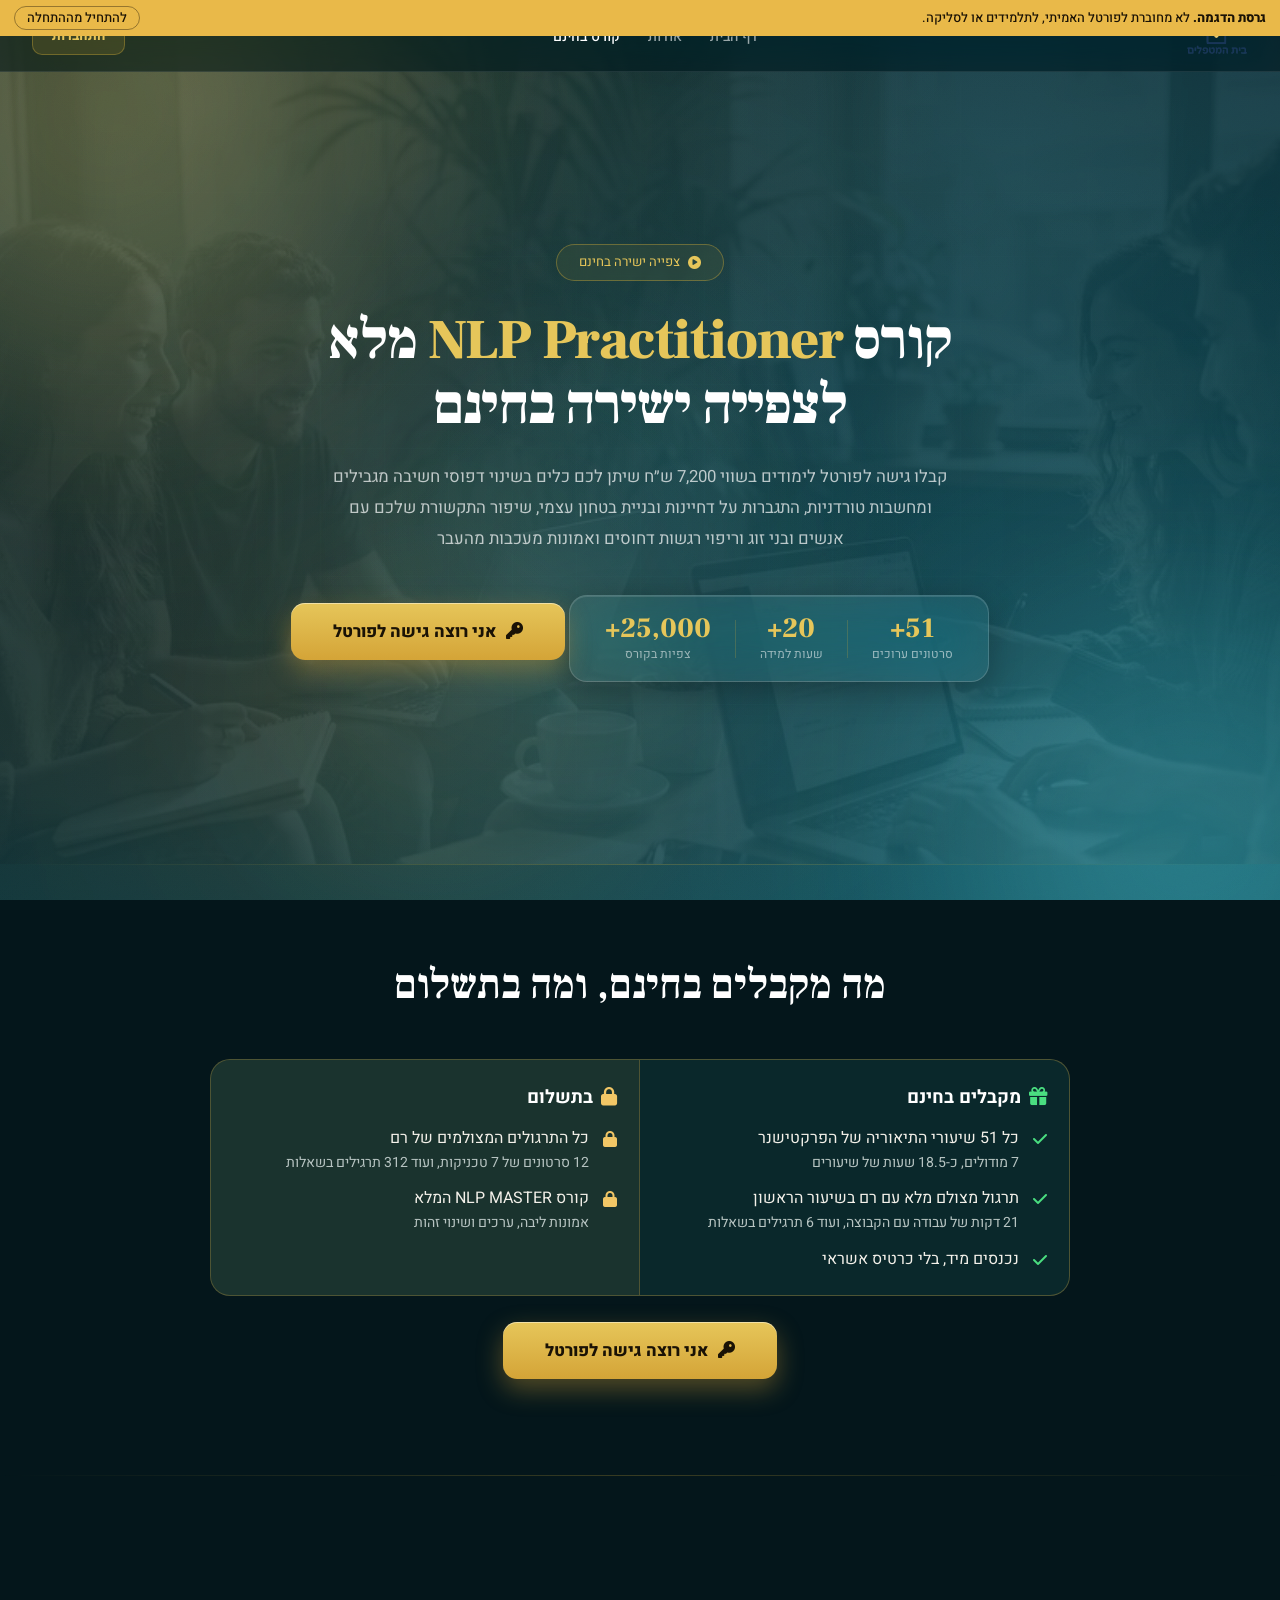
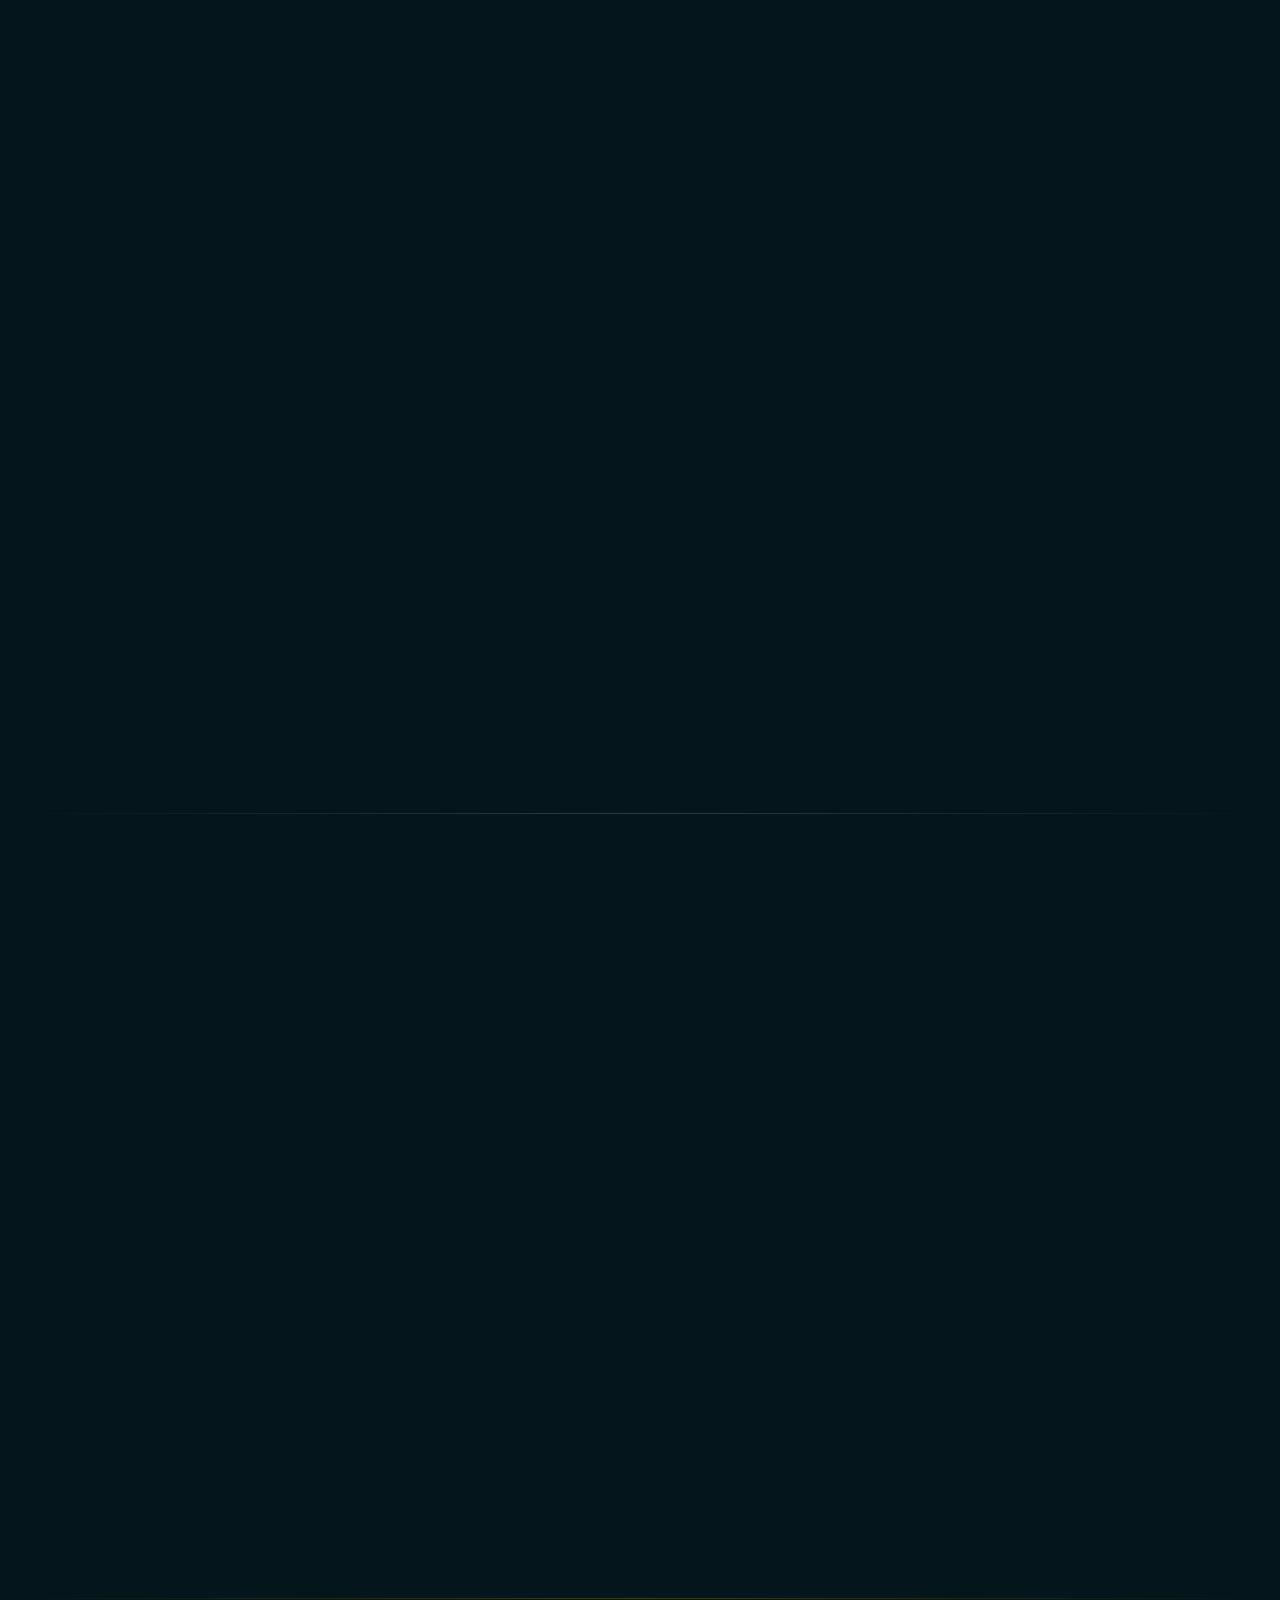
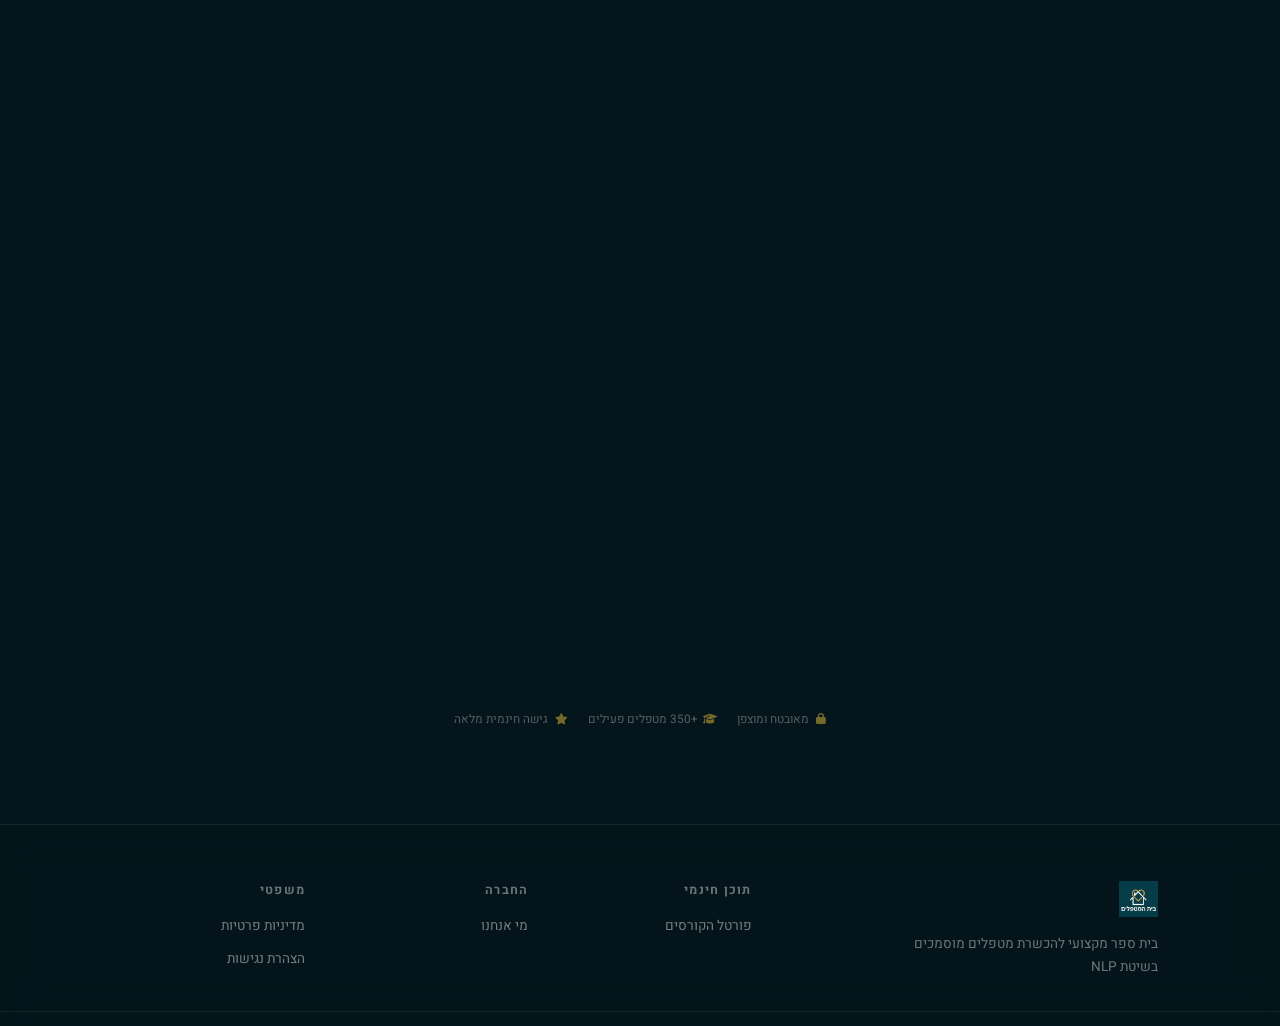
<file: index.html>
<!DOCTYPE html><html lang="he" dir="rtl"><head><meta charset="utf-8"><meta name="robots" content="noindex,nofollow"><meta http-equiv="refresh" content="0;url=pages/free-portal.html"><title>בית המטפלים · הדגמה</title></head><body><a href="pages/free-portal.html">להדגמה</a></body></html>
</file>
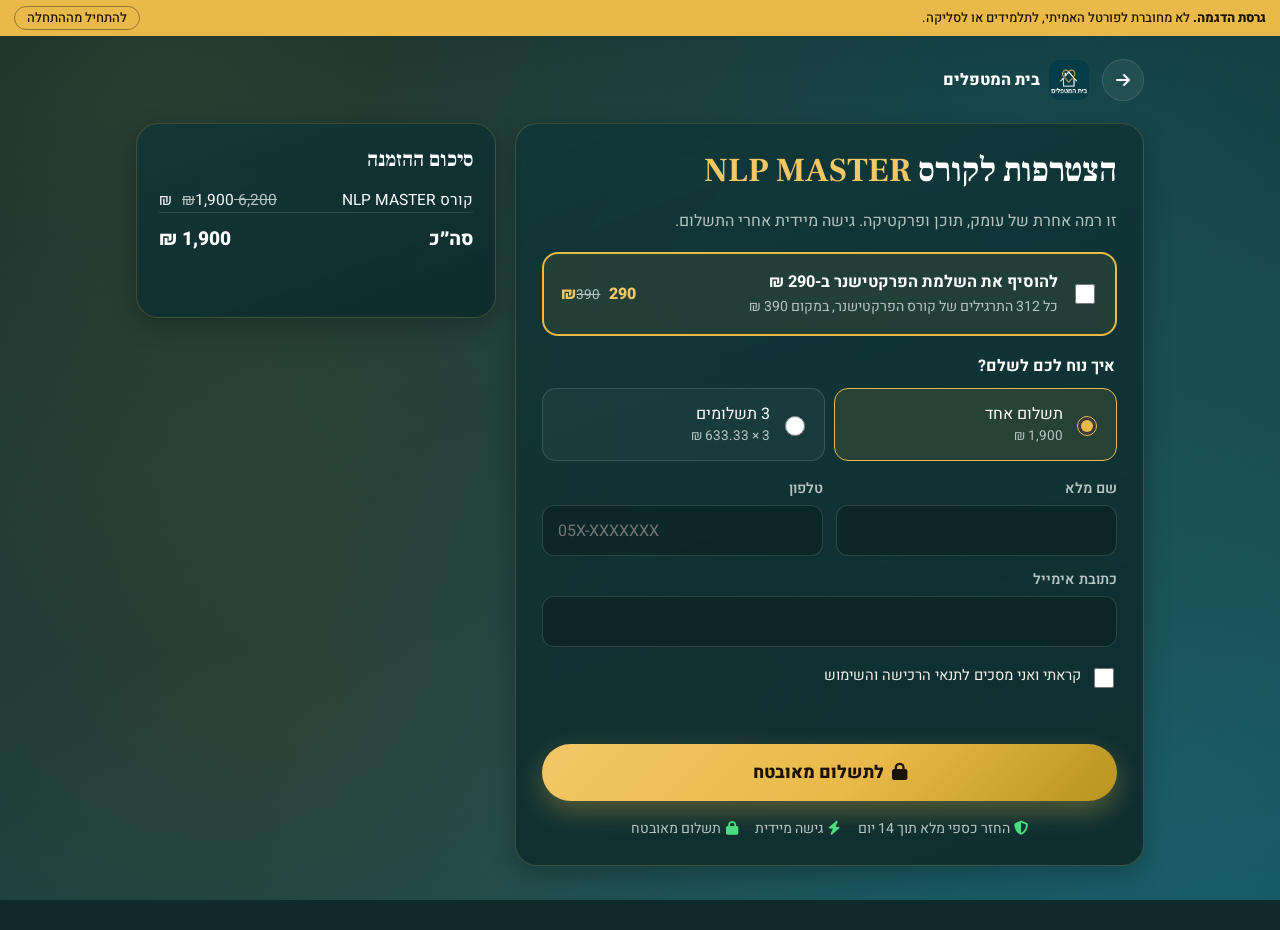
<file: pages/checkout.html>
<!DOCTYPE html>
<html lang="he" dir="rtl">
<head>
<meta charset="UTF-8">
<meta name="viewport" content="width=device-width, initial-scale=1.0, viewport-fit=cover">
<meta name="robots" content="noindex,nofollow">
<title>תשלום | בית המטפלים</title>
<link rel="icon" href="/favicon.ico">
<link rel="preconnect" href="https://fonts.googleapis.com">
<link rel="preconnect" href="https://fonts.gstatic.com" crossorigin>
<link href="https://fonts.googleapis.com/css2?family=Frank+Ruhl+Libre:wght@500;700;900&family=Heebo:wght@300;400;500;600;700;800&display=swap" rel="stylesheet">
<link rel="stylesheet" href="https://cdnjs.cloudflare.com/ajax/libs/font-awesome/6.5.1/css/all.min.css">
<style>
  /* Tokens copied from pages/course-library-v2.html :root — same portal, same look. */
  :root{
    --bg-primary:#0E2A2B; --bg-surface:#103638; --bg-elevated:#14464A;
    --accent-gold:#E9B949; --accent-gold-hover:#F2C766; --accent-gold-deep:#B8941F;
    --text-primary:#F4F1EA; --text-muted:#B7C4C2; --text-on-gold:#1A1205;
    --success:#4ADE80; --border-subtle:rgba(255,255,255,0.08);
    --radius-sm:8px; --radius-md:12px; --radius-lg:20px;
    --shadow-md:0 8px 24px rgba(0,0,0,.25);
    --font-display:'Frank Ruhl Libre','Heebo',serif;
  }
  *{box-sizing:border-box}
  html,body{margin:0;padding:0;background:var(--bg-primary);color:#fff;font-family:'Heebo',sans-serif;min-height:100vh;overflow-x:clip}
  .atmos{position:fixed;inset:0;overflow:hidden;pointer-events:none;z-index:0}
  .atmos__base{position:absolute;inset:0;background:
    radial-gradient(ellipse at 12% 8%, rgba(230,198,90,.16), transparent 50%),
    radial-gradient(ellipse at 88% 92%, rgba(47,133,146,.34), transparent 55%),
    radial-gradient(ellipse at 78% 18%, rgba(63,170,187,.18), transparent 45%),
    radial-gradient(ellipse at 22% 78%, rgba(139,75,12,.22), transparent 50%),
    linear-gradient(160deg, #041d22 0%, var(--bg-surface) 38%, var(--bg-elevated) 78%, #0d4a56 100%)}
  *:focus-visible{outline:2px solid var(--accent-gold);outline-offset:2px;border-radius:var(--radius-sm)}
  .wrap{position:relative;z-index:1;max-width:1040px;margin:0 auto;padding:1.4rem max(16px,env(safe-area-inset-right,0px)) 4rem max(16px,env(safe-area-inset-left,0px))}
  .top{display:flex;align-items:center;gap:.8rem;margin-bottom:1.4rem}
  .back{width:42px;height:42px;border-radius:50%;display:grid;place-items:center;background:rgba(255,255,255,.06);border:1px solid rgba(255,255,255,.12);color:#fff;text-decoration:none}
  .brand{display:flex;align-items:center;gap:.6rem;text-decoration:none;color:#fff;font-weight:800}
  .brand img{width:40px;height:40px;border-radius:10px}
  .glass{background:linear-gradient(160deg,rgba(16,54,56,.88),rgba(14,42,43,.92));border:1px solid rgba(233,185,73,.22);border-radius:22px;box-shadow:var(--shadow-md);backdrop-filter:blur(14px)}
  .grid{display:grid;grid-template-columns:minmax(0,1fr) 360px;gap:1.2rem;align-items:start}
  @media (max-width:860px){.grid{grid-template-columns:1fr}}
  .main{padding:1.6rem;display:flex;flex-direction:column;gap:1.1rem}
  h1{margin:0;font-family:var(--font-display);font-size:clamp(1.6rem,4vw,2.1rem);line-height:1.25}
  h1 .gold{color:var(--accent-gold-hover)}
  .sub{margin:0;color:var(--text-muted);line-height:1.6}
  .addon{display:grid;grid-template-columns:auto minmax(0,1fr) auto;gap:.8rem;align-items:center;padding:1rem 1.1rem;border-radius:16px;border:2px solid var(--accent-gold);background:rgba(233,185,73,.08);cursor:pointer}
  .addon b{display:block;font-size:1.02rem}
  .addon small{color:var(--text-muted);font-size:.88rem}
  .addon .p{font-weight:800;white-space:nowrap;color:var(--accent-gold-hover)}
  .addon .p s{color:var(--text-muted);font-weight:400;font-size:.85rem;margin-inline-start:.3rem}
  input[type=checkbox],input[type=radio]{width:20px;height:20px;accent-color:var(--accent-gold)}
  fieldset{border:0;margin:0;padding:0;display:flex;flex-direction:column;gap:.6rem}
  legend{font-weight:700;margin-bottom:.6rem}
  .pays{display:grid;grid-template-columns:1fr 1fr;gap:.6rem}
  .pay{display:flex;gap:.6rem;align-items:center;padding:.85rem 1rem;border-radius:14px;border:1px solid rgba(255,255,255,.14);background:rgba(255,255,255,.04);cursor:pointer}
  .pay:has(input:checked){border-color:var(--accent-gold);background:rgba(233,185,73,.1)}
  .pay small{display:block;color:var(--text-muted);font-size:.85rem;font-variant-numeric:tabular-nums}
  .fields{display:grid;grid-template-columns:1fr 1fr;gap:.8rem}
  @media (max-width:560px){.fields,.pays{grid-template-columns:1fr}.main{padding:1.2rem}}
  .field{display:flex;flex-direction:column;gap:.35rem}
  .field label{font-size:.9rem;font-weight:600;color:var(--text-muted)}
  .field input{font:inherit;font-size:1rem;color:#fff;background:rgba(0,0,0,.22);border:1px solid rgba(255,255,255,.14);border-radius:12px;padding:.8rem .95rem}
  .field input:focus{outline:2px solid var(--accent-gold);border-color:transparent}
  .terms{display:flex;gap:.6rem;align-items:flex-start;font-size:.92rem;color:var(--text-primary)}
  .err{margin:0;min-height:1.2em;color:#F87171;font-size:.9rem}
  .cta{display:flex;justify-content:center;align-items:center;gap:.5rem;width:100%;border:0;cursor:pointer;font:inherit;font-size:1.1rem;font-weight:800;color:var(--text-on-gold);padding:1rem 1.2rem;border-radius:999px;background:linear-gradient(135deg,var(--accent-gold-hover),var(--accent-gold) 55%,var(--accent-gold-deep));box-shadow:0 10px 26px rgba(233,185,73,.32);text-decoration:none}
  .cta:hover{filter:brightness(1.06)}
  .trust{display:flex;flex-wrap:wrap;gap:.5rem 1.1rem;justify-content:center;color:var(--text-muted);font-size:.88rem}
  .trust i{color:var(--success);margin-inline-end:.3rem}
  .sum{padding:1.4rem;display:flex;flex-direction:column;gap:.75rem;position:sticky;top:1rem}
  .sum h2{margin:0 0 .2rem;font-family:var(--font-display);font-size:1.3rem}
  .row{display:flex;justify-content:space-between;gap:.8rem;font-size:.97rem;font-variant-numeric:tabular-nums}
  .row s{color:var(--text-muted);margin-inline-end:.35rem}
  .row.total{border-top:1px solid rgba(255,255,255,.12);padding-top:.8rem;font-size:1.2rem;font-weight:800}
  .row.per{color:var(--text-muted);font-size:.9rem}
  .clock{font-size:.9rem;color:var(--accent-gold-hover);font-weight:600;font-variant-numeric:tabular-nums}
  /* demo "payment" screen */
  .paid{max-width:620px;margin:1rem auto 0;padding:2rem 1.6rem;display:flex;flex-direction:column;gap:1rem;align-items:center;text-align:center}
  .paid .ico{width:76px;height:76px;border-radius:50%;display:grid;place-items:center;background:rgba(233,185,73,.14);color:var(--accent-gold-hover);font-size:2rem}
  .paid .rows{width:100%;display:flex;flex-direction:column;gap:.6rem;text-align:right}
  .paid .btns{display:flex;flex-wrap:wrap;gap:.6rem;justify-content:center}
  .ghost{display:inline-flex;align-items:center;gap:.4rem;padding:.75rem 1.2rem;border-radius:999px;border:1px solid rgba(255,255,255,.22);color:#fff;text-decoration:none;font-weight:700}
  [hidden]{display:none!important}
</style>
</head>
<body>
<div class="atmos" aria-hidden="true"><div class="atmos__base"></div></div>
<div class="wrap">
  <div class="top">
    <a class="back" href="course-library.html#master-sales" aria-label="חזרה"><i class="fa-solid fa-arrow-right"></i></a>
    <a class="brand" href="course-library.html"><img src="../assets/logo-square.png" alt=""><span>בית המטפלים</span></a>
  </div>

  <div id="coView" class="grid">
    <form class="glass main" id="coForm" novalidate>
      <h1 id="coTitle"></h1>
      <p class="sub" id="coSub"></p>
      <label class="addon" id="addonRow" for="addon">
        <input type="checkbox" id="addon">
        <span><b>להוסיף את השלמת הפרקטישנר ב-290 ₪</b><small>כל 312 התרגילים של קורס הפרקטישנר, במקום 390 ₪</small></span>
        <span class="p">290 ₪<s>390</s></span>
      </label>
      <fieldset id="payFs">
        <legend>איך נוח לכם לשלם?</legend>
        <div class="pays">
          <label class="pay" for="pay1"><input type="radio" name="pay" id="pay1" value="1" checked><span>תשלום אחד<small id="pay1Amt"></small></span></label>
          <label class="pay" for="pay3"><input type="radio" name="pay" id="pay3" value="3"><span>3 תשלומים<small id="pay3Amt"></small></span></label>
        </div>
      </fieldset>
      <div class="fields">
        <div class="field"><label for="coName">שם מלא</label><input id="coName" autocomplete="name"></div>
        <div class="field"><label for="coPhone">טלפון</label><input id="coPhone" type="tel" inputmode="tel" autocomplete="tel" dir="ltr" placeholder="05X-XXXXXXX"></div>
        <div class="field" style="grid-column:1/-1"><label for="coEmail">כתובת אימייל</label><input id="coEmail" type="email" autocomplete="email" dir="ltr"></div>
      </div>
      <label class="terms" for="coTerms"><input type="checkbox" id="coTerms"><span>קראתי ואני מסכים לתנאי הרכישה והשימוש</span></label>
      <p class="err" id="coErr" role="alert"></p>
      <button type="submit" class="cta"><i class="fa-solid fa-lock"></i> לתשלום מאובטח</button>
      <div class="trust"><span><i class="fa-solid fa-shield-halved"></i>החזר כספי מלא תוך 14 יום</span><span><i class="fa-solid fa-bolt"></i>גישה מיידית</span><span><i class="fa-solid fa-lock"></i>תשלום מאובטח</span></div>
    </form>
    <aside class="glass sum" aria-label="סיכום הזמנה">
      <h2>סיכום ההזמנה</h2>
      <div id="sumRows"></div>
      <p class="clock" id="sumClock"></p>
    </aside>
  </div>

  <div id="paidView" class="glass paid" hidden>
    <div class="ico"><i class="fa-solid fa-credit-card"></i></div>
    <h1>הדגמה, כאן יהיה התשלום</h1>
    <p class="sub">בגרסה האמיתית כאן נפתח דף הסליקה. אחרי התשלום הגישה נפתחת אוטומטית, בלי שאף אחד צריך לגעת בזה.</p>
    <div class="rows" id="paidRows"></div>
    <div class="btns">
      <a class="ghost" href="course-library.html#master-sales"><i class="fa-solid fa-arrow-right"></i> חזרה להצעות</a>
      <a class="ghost" href="course-library.html#m1l1"><i class="fa-solid fa-play"></i> חזרה לשיעורים</a>
    </div>
  </div>
</div>

<script src="../js/demo-ui.js"></script>
<script>
(function(){
  var P = { master: 1900, masterOld: 6200, prac: 390, addon: 290 };
  var kind = new URLSearchParams(location.search).get('p') === 'practitioner' ? 'practitioner' : 'master';
  var $ = function(s){ return document.querySelector(s); };
  var ils = function(n){ return n.toLocaleString('he-IL', { maximumFractionDigits: 2 }) + ' ₪'; };
  function get(k){ try { return localStorage.getItem('bvmdemo_' + k); } catch(_) { return null; } }

  $('#coTitle').innerHTML = kind === 'master' ? 'הצטרפות לקורס <span class="gold"><bdi>NLP MASTER</bdi></span>' : '<span class="gold">השלמת הפרקטישנר</span>';
  $('#coSub').textContent = kind === 'master'
    ? 'זו רמה אחרת של עומק, תוכן ופרקטיקה. גישה מיידית אחרי התשלום.'
    : 'כל 312 התרגילים של הקורס שכבר התחלתם. נפתחים מתחת לכל שיעור מיד אחרי התשלום.';
  document.title = (kind === 'master' ? 'NLP MASTER' : 'השלמת הפרקטישנר') + ' | תשלום | בית המטפלים';
  $('#addonRow').hidden = kind !== 'master';
  $('#payFs').hidden = kind !== 'master';
  if (get('name')) $('#coName').value = get('name');
  if (get('email')) $('#coEmail').value = get('email');

  function total(){ return kind === 'master' ? P.master + ($('#addon').checked ? P.addon : 0) : P.prac; }
  function nPay(){ return kind === 'master' && $('#pay3').checked ? 3 : 1; }
  function rows(){
    var r = [];
    if (kind === 'master') {
      r.push('<div class="row"><span>קורס <bdi>NLP MASTER</bdi></span><span><s>' + ils(P.masterOld) + '</s>' + ils(P.master) + '</span></div>');
      if ($('#addon').checked) r.push('<div class="row"><span>השלמת הפרקטישנר</span><span><s>' + ils(P.prac) + '</s>' + ils(P.addon) + '</span></div>');
    } else r.push('<div class="row"><span>השלמת הפרקטישנר</span><span>' + ils(P.prac) + '</span></div>');
    var t = total();
    r.push('<div class="row total"><span>סה״כ</span><span>' + ils(t) + '</span></div>');
    if (nPay() === 3) r.push('<div class="row per"><span>3 תשלומים</span><span>' + ils(Math.round(t / 3 * 100) / 100) + ' בחודש</span></div>');
    return r.join('');
  }
  function update(){
    var t = total();
    $('#pay1Amt').textContent = ils(t);
    $('#pay3Amt').textContent = '3 × ' + ils(Math.round(t / 3 * 100) / 100);
    $('#sumRows').innerHTML = rows();
  }
  ['#addon', '#pay1', '#pay3'].forEach(function(s){ $(s).addEventListener('change', update); });
  update();

  function clock(){
    var r = window.DemoTimer && window.DemoTimer.remaining();
    if (r === null || r === undefined) { $('#sumClock').textContent = ''; return; }
    var p = window.DemoTimer.parts(r), pad = function(n){ return String(n).padStart(2, '0'); };
    $('#sumClock').textContent = r > 0 ? ('המחיר שמור לך עוד ' + p.d + ' ימים ' + pad(p.h) + ':' + pad(p.m) + ':' + pad(p.s)) : 'ההצעה האישית הסתיימה';
  }
  clock(); setInterval(clock, 1000);

  $('#coForm').addEventListener('submit', function(e){
    e.preventDefault();
    if (!$('#coName').value.trim()) { $('#coErr').textContent = 'חסר שם מלא.'; $('#coName').focus(); return; }
    if (!/^[^\s@]+@[^\s@]+\.[^\s@]+$/.test($('#coEmail').value.trim())) { $('#coErr').textContent = 'כתובת המייל לא נראית תקינה. בדקו שיש בה @ ונקודה.'; $('#coEmail').focus(); return; }
    if (!$('#coTerms').checked) { $('#coErr').textContent = 'צריך לאשר את תנאי הרכישה כדי להמשיך.'; return; }
    $('#paidRows').innerHTML = rows();
    $('#coView').hidden = true; $('#paidView').hidden = false;
    scrollTo(0, 0);
  });
})();
</script>
</body>
</html>
</file>
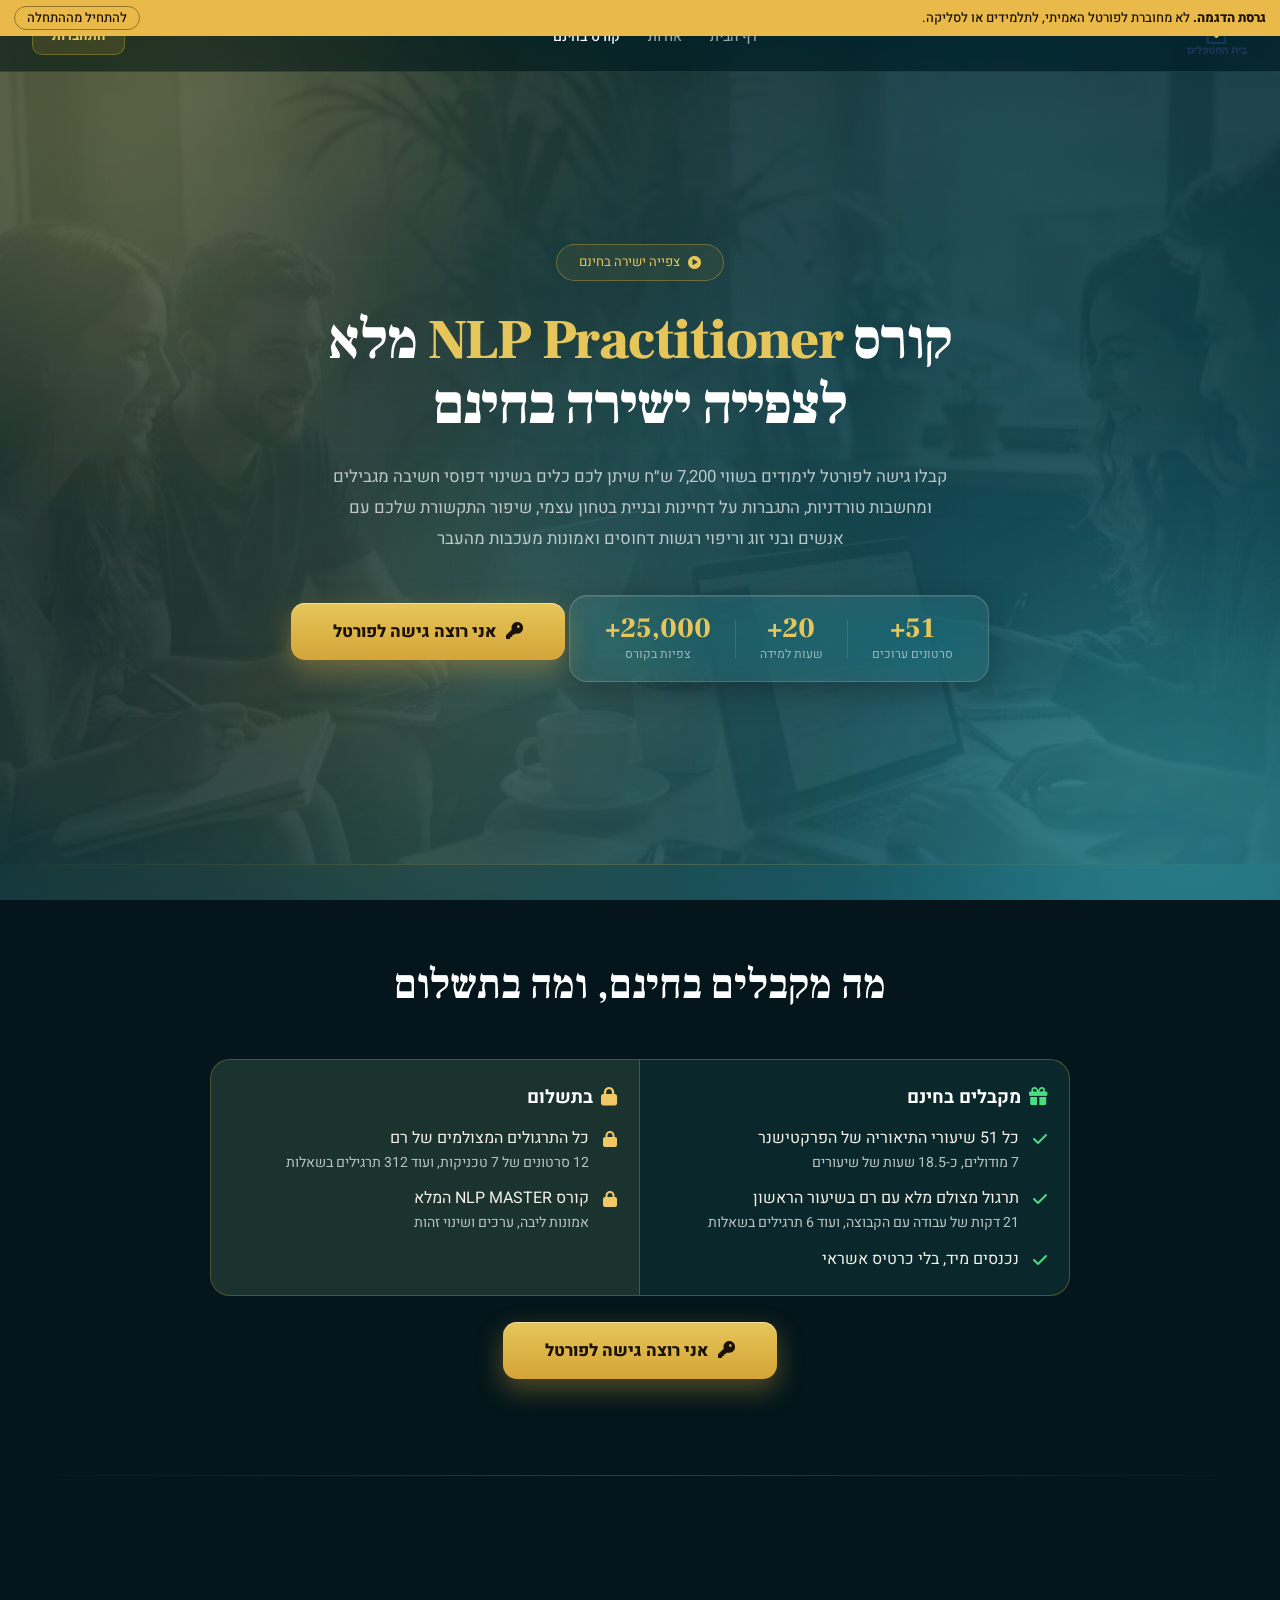
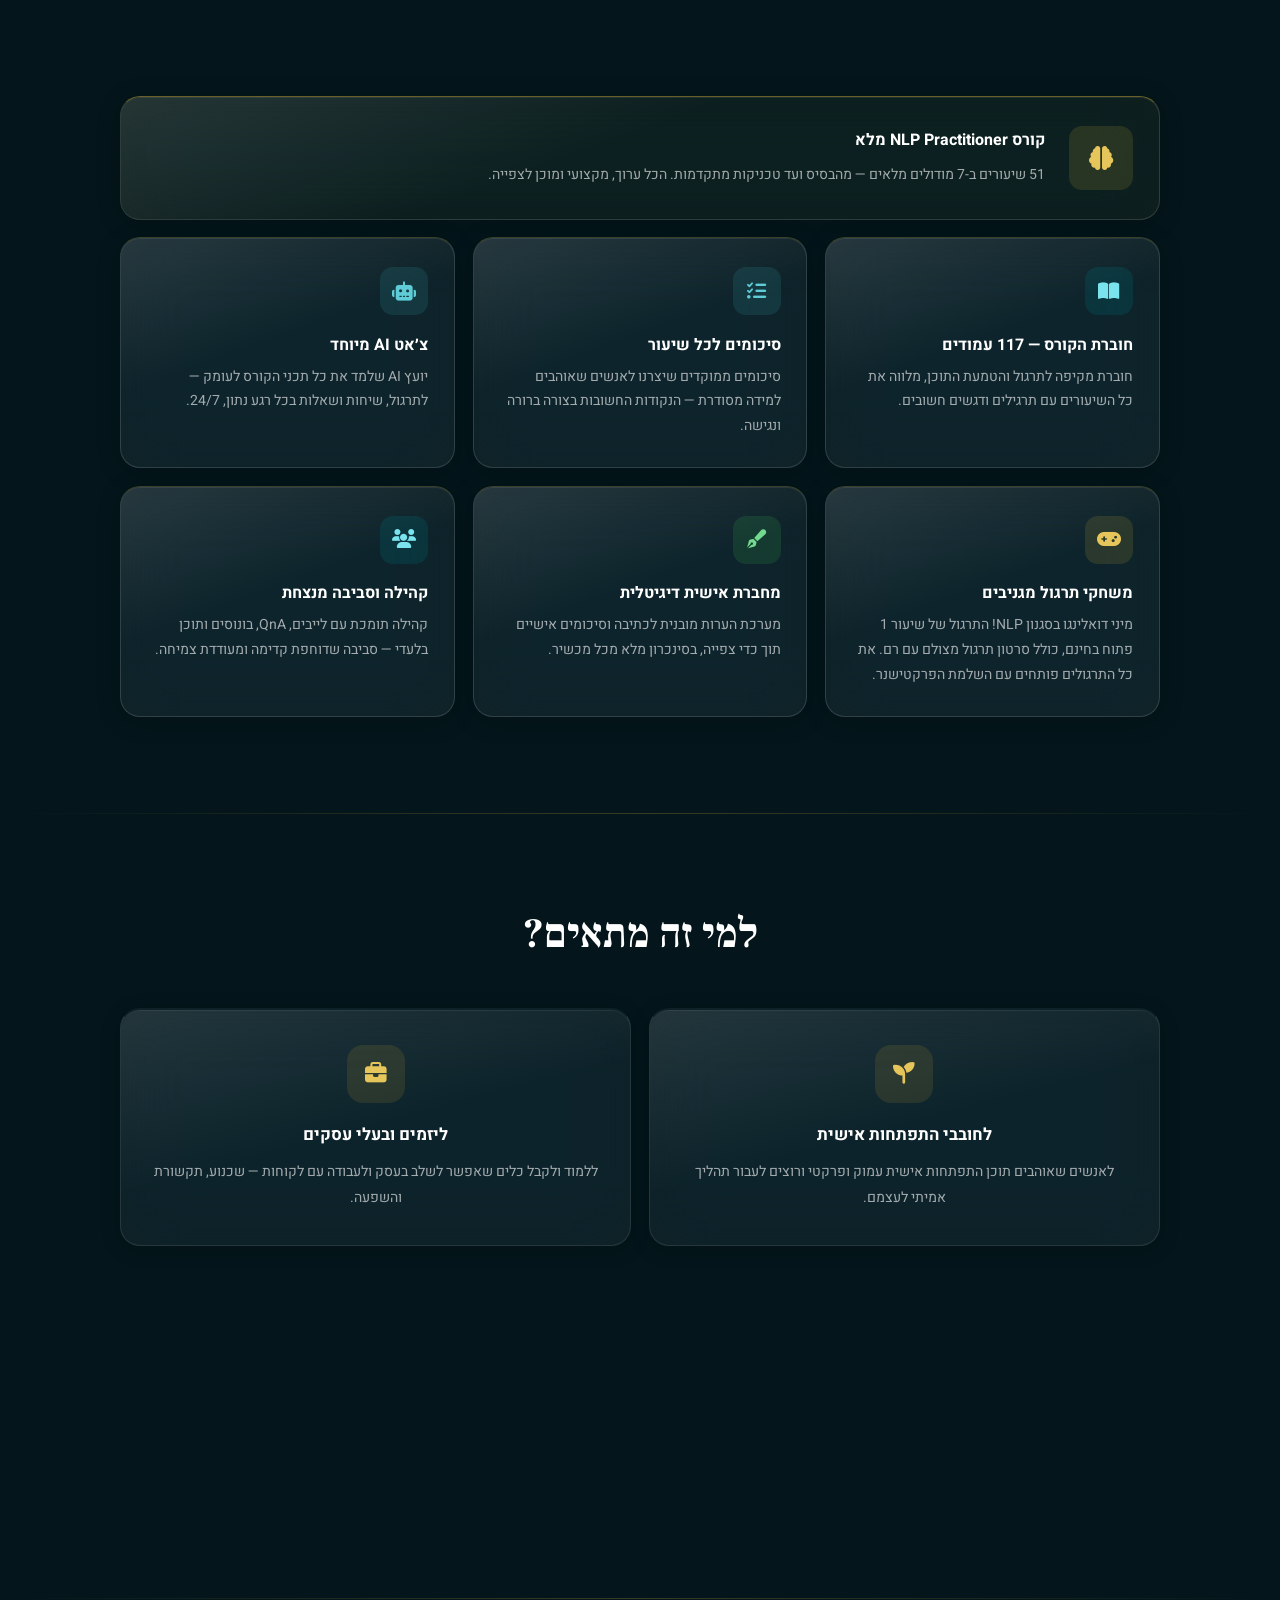
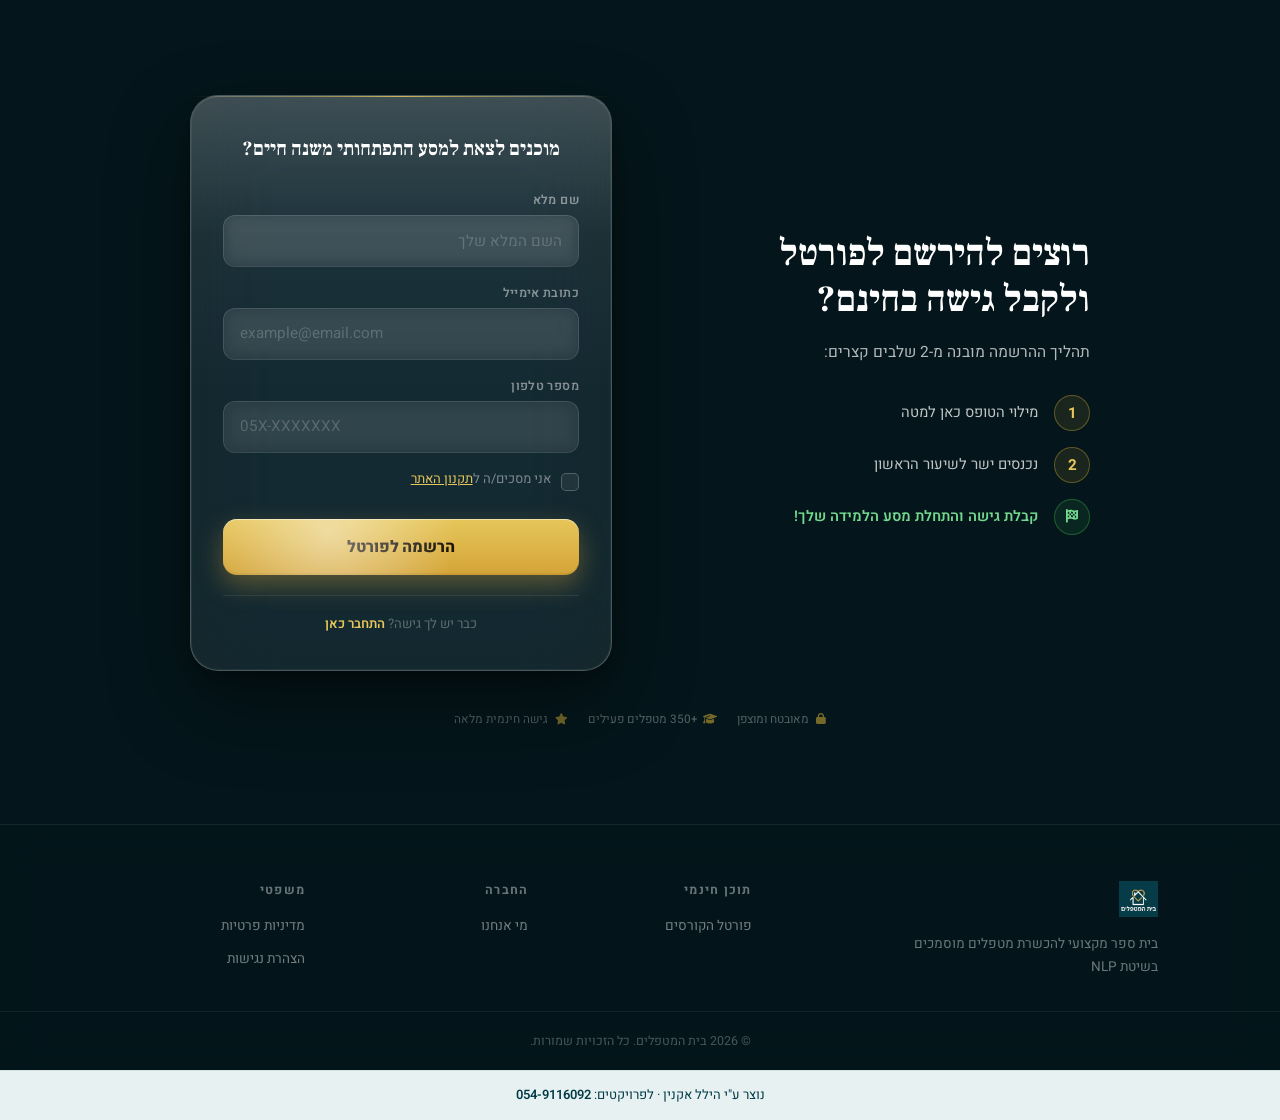
<file: pages/free-portal.html>
<!DOCTYPE html>
<html lang="he" dir="rtl">
<head>
    <meta charset="UTF-8">
    <meta name="viewport" content="width=device-width, initial-scale=1.0, maximum-scale=5, viewport-fit=cover">
    <link rel="preconnect" href="https://fonts.googleapis.com" crossorigin>
    <link rel="preconnect" href="https://fonts.gstatic.com" crossorigin>
    <!-- The hero is a CSS background, so the browser only finds it after the CSS
         parses — and it is this page's LCP element. Start it with the HTML. -->
    <link rel="preload" as="image" href="../assets/free-portal-hero.webp" fetchpriority="high">
    <meta name="theme-color" content="#003B46">
    <meta name="apple-mobile-web-app-capable" content="yes">
    <meta name="apple-mobile-web-app-status-bar-style" content="black">
    <meta property="og:title" content="פורטל הלמידה של בית המטפלים — הכשרת NLP Practitioner">
    <meta property="og:description" content="קורס NLP Practitioner מלא לצפייה ישירה בחינם — 51+ סרטונים, 20+ שעות למידה. קבלו גישה לפורטל לימודים בשווי 7,200 ש״ח">
    <meta property="og:type" content="website">
    <meta property="og:url" content="https://www.therapist-home.com/pages/free-portal.html">
    <meta property="og:image" content="https://www.therapist-home.com/assets/logo.png">
    <meta property="og:locale" content="he_IL">
    
    <link rel="apple-touch-icon" href="/assets/pwa/apple-touch-icon-180.png">
    <title>פורטל הלמידה של בית המטפלים | הכשרת NLP Practitioner</title>
    <meta name="description" content="קורס NLP Practitioner מלא לצפייה ישירה בחינם — 51+ סרטונים, 20+ שעות למידה. קבלו גישה לפורטל לימודים בשווי 7,200 ש״ח">

    

    <link href="https://fonts.googleapis.com/css2?family=Frank+Ruhl+Libre:wght@500;700;900&family=Heebo:wght@300;400;500;600;700;800&display=swap" rel="stylesheet">
    <link rel="stylesheet" href="https://cdnjs.cloudflare.com/ajax/libs/font-awesome/6.5.1/css/all.min.css" media="print" onload="this.media='all'">

    <!-- Capture ?ref= param BEFORE auth redirect -->
    <script>
        (function(){try{var p=new URLSearchParams(location.search);var r=p.get('ref');
        if(r&&r.length>10)localStorage.setItem('referrer_data',JSON.stringify({referrer_id:r,captured_at:Date.now()}));
        }catch(e){}})();
    </script>

    <!-- Early auth redirect -->
    
    <script src="../js/demo-mock.js"></script>
<script src="../js/demo-data.js"></script>
    <script src="../js/supabase-config.js"></script>
    <script>
        (async function() {
            try {
                const sb = window.supabase.createClient(window.SUPABASE_CONFIG.url, window.SUPABASE_CONFIG.anonKey);
                const { data: { session } } = await sb.auth.getSession();
                if (session?.user) {
                    let done = localStorage.getItem('portal_questionnaire_done');
                    if (!done) {
                        // admin/paid_customer never fill the lead questionnaire — let them through
                        try {
                            const { data: profile } = await sb.from('profiles').select('role').eq('id', session.user.id).single();
                            if (profile && (profile.role === 'admin' || profile.role === 'paid_customer')) done = true;
                        } catch (e2) {}
                    }
                    var dest = done ? 'course-library-v2.html' : 'portal-questionnaire.html';
                    var ref = new URLSearchParams(location.search).get('ref');
                    if (ref) dest += (dest.includes('?') ? '&' : '?') + 'ref=' + encodeURIComponent(ref);
                    window.location.href = dest;
                }
            } catch (e) {}
        })();
    </script>

    <link rel="stylesheet" href="../css/accessibility.css">

    <style>
    /* ================================================================
       DESIGN TOKENS — from colors_and_type.css (beit-hametaplim-design-system)
       ================================================================ */
    :root {
      --deep-petrol:   #003B46;
      --muted-teal:    #00606B;
      --dusty-aqua:    #2F8592;
      --frost-white:   #E8F1F2;
      --gold:          #D4AF37;
      --gold-light:    #E6C65A;
      --gold-glow:     rgba(212,175,55,0.25);
      --gradient-gold: linear-gradient(135deg,#D4AF37 0%,#E6C65A 100%);
      --font-display:  'Frank Ruhl Libre', 'Noto Serif Hebrew', Georgia, serif;
      --font-body:     'Heebo', -apple-system, 'Segoe UI', Arial, sans-serif;
      --fs-xs:         0.8rem;
      --lh-tight:      1.1;
      --lh-relaxed:    1.85;
      --tracking-tight: -0.02em;
      --tracking-eyebrow: 0.15em;
      --ease-out:      cubic-bezier(0.16,1,0.3,1);
      --t-fast:        0.2s;
      --t-base:        0.3s;
      /* ── motion pass tokens ── */
      --ease-standard:   cubic-bezier(.2,0,0,1);
      --ease-decelerate: cubic-bezier(.16,1,.3,1);
      --ease-accelerate: cubic-bezier(.4,0,1,1);
      --ease-emphasis:   cubic-bezier(.34,1.4,.5,1);
      --ease-anticipate: cubic-bezier(.5,-0.35,.7,.45);
      --dur-1: .12s; --dur-2: .2s; --dur-3: .32s; --dur-4: .5s; --dur-5: .7s;
      --stagger: 60ms;
    }

    /* ================================================================
       BASE RESET
       ================================================================ */
    *, *::before, *::after { box-sizing: border-box; margin: 0; padding: 0; }
    html { -webkit-text-size-adjust: 100%; direction: rtl; }
    body {
      font-family: var(--font-body);
      background: #04161b;
      color: #fff;
      min-height: 100vh;
      overflow-x: hidden;
      -webkit-font-smoothing: antialiased;
    }
    @supports (padding-bottom: env(safe-area-inset-bottom)) {
      body { padding-bottom: env(safe-area-inset-bottom); }
    }
    input, button, select, textarea {
      -webkit-appearance: none; appearance: none;
      font-size: 16px; touch-action: manipulation;
    }
    button { -webkit-tap-highlight-color: transparent; cursor: pointer; }
    a { color: inherit; text-decoration: none; }

    /* ================================================================
       ATMOSPHERIC BACKGROUND — copied exactly from signup.html
       ================================================================ */
    .atmos {
      position: fixed; inset: 0; overflow: hidden;
      pointer-events: none; z-index: 0;
    }
    .atmos__base {
      position: absolute; inset: 0;
      background:
        radial-gradient(ellipse at 12% 8%,  rgba(230,198,90,.15),  transparent 50%),
        radial-gradient(ellipse at 88% 92%, rgba(47,133,146,.32),  transparent 55%),
        radial-gradient(ellipse at 78% 18%, rgba(63,170,187,.16),  transparent 45%),
        radial-gradient(ellipse at 22% 78%, rgba(139,75,12,.20),   transparent 50%),
        linear-gradient(160deg, #041d22 0%, #062831 38%, #0a3d48 78%, #0d4a56 100%);
    }
    .atmos__blob {
      position: absolute; border-radius: 50%;
      filter: blur(120px); mix-blend-mode: screen; will-change: transform;
    }
    .atmos__blob--a {
      width: 540px; height: 540px; background: #E6C65A; opacity: .28;
      top: -160px; inset-inline-end: -160px;
      animation: floatA 26s ease-in-out infinite;
    }
    .atmos__blob--b {
      width: 480px; height: 480px; background: #2F8592; opacity: .4;
      bottom: -180px; inset-inline-start: -150px;
      animation: floatB 32s ease-in-out infinite;
    }
    .atmos__blob--c {
      width: 360px; height: 360px; background: #3FAABB; opacity: .2;
      top: 38%; inset-inline-start: 42%;
      animation: floatC 38s ease-in-out infinite;
    }
    .atmos__blob--d {
      width: 300px; height: 300px; background: #D4AF37; opacity: .15;
      top: 62%; inset-inline-end: 22%;
      animation: floatD 28s ease-in-out infinite;
    }
    @keyframes floatA { 0%,100%{transform:translate(0,0) scale(1)} 50%{transform:translate(-50px,40px) scale(1.08)} }
    @keyframes floatB { 0%,100%{transform:translate(0,0) scale(1)} 50%{transform:translate(60px,-40px) scale(1.06)} }
    @keyframes floatC { 0%,100%{transform:translate(0,0) scale(1)} 50%{transform:translate(-70px,-50px) scale(1.12)} }
    @keyframes floatD { 0%,100%{transform:translate(0,0) scale(1)} 50%{transform:translate(40px,60px) scale(.92)} }
    .atmos__grid {
      position: absolute; inset: 0; opacity: .05; mix-blend-mode: overlay;
      background-image:
        linear-gradient(rgba(255,255,255,.5) 1px, transparent 1px),
        linear-gradient(90deg, rgba(255,255,255,.5) 1px, transparent 1px);
      background-size: 64px 64px;
      mask-image: radial-gradient(ellipse at center, black 30%, transparent 75%);
      -webkit-mask-image: radial-gradient(ellipse at center, black 30%, transparent 75%);
    }
    .atmos__grain {
      position: absolute; inset: 0; opacity: .042; mix-blend-mode: overlay;
      background-image: url("data:image/svg+xml;utf8,<svg xmlns='http://www.w3.org/2000/svg' width='160' height='160'><filter id='n'><feTurbulence type='fractalNoise' baseFrequency='.9' numOctaves='2'/></filter><rect width='100%25' height='100%25' filter='url(%23n)' opacity='.8'/></svg>");
    }
    @media (prefers-reduced-motion: reduce) {
      .atmos__blob { animation: none !important; }
      .fp-hero__eyebrow, .fp-hero__h1, .fp-hero__sub,
      .fp-hero__stats, .fp-hero__cta {
        animation: none !important; opacity: 1 !important; transform: none !important;
      }
      .fp-hero__cta:hover, .fp-hero__cta:active,
      .fp-feature-card:hover, .fp-audience-card:hover,
      .sg-btn-primary:hover:not(:disabled), .sg-btn-primary:active:not(:disabled) {
        transform: none !important;
      }
      [data-reveal] { opacity: 1 !important; transform: none !important; transition: none !important; }
    }

    /* ================================================================
       GLASS CARD — copied exactly from signup.html (.sg-card)
       ================================================================ */
    .sg-card {
      width: 100%; max-width: 440px;
      border-radius: 28px;
      background: rgba(255,255,255,.075);
      backdrop-filter: blur(42px) saturate(180%);
      -webkit-backdrop-filter: blur(42px) saturate(180%);
      border: 1px solid rgba(255,255,255,.22);
      box-shadow:
        0 32px 80px rgba(0,0,0,.42),
        0 8px 20px rgba(0,0,0,.28),
        inset 0 1px 0 rgba(255,255,255,.14),
        inset 0 0 0 1px rgba(255,255,255,.06);
      padding: 2.5rem 2rem 2.25rem;
      position: relative; isolation: isolate;
    }
    .sg-card::before {
      content: '';
      position: absolute; inset: 0; border-radius: inherit; pointer-events: none;
      background: linear-gradient(180deg, rgba(255,255,255,.18) 0%, rgba(255,255,255,.04) 24%, transparent 52%);
    }
    .sg-card::after {
      content: '';
      position: absolute; top: 0; inset-inline: 0; height: 1px;
      border-radius: 28px 28px 0 0;
      background: linear-gradient(90deg,
        transparent 0%, rgba(212,175,55,.55) 35%, rgba(230,198,90,.8) 50%,
        rgba(212,175,55,.55) 65%, transparent 100%);
    }
    @media (prefers-reduced-transparency: reduce) {
      .sg-card { backdrop-filter: none !important; -webkit-backdrop-filter: none !important; background: rgba(10,40,46,.95) !important; }
    }

    /* ================================================================
       FORM ELEMENTS — copied exactly from signup.html
       ================================================================ */
    .sg-field { margin-bottom: 1.05rem; }
    .sg-label {
      display: block; margin-bottom: .42rem;
      font-size: .78rem; font-weight: 600;
      color: rgba(255,255,255,.48);
      letter-spacing: .03em; text-transform: uppercase;
      font-family: var(--font-body);
    }
    .sg-input {
      width: 100%; padding: .88rem 1rem;
      background: rgba(255,255,255,.055);
      border: 1px solid rgba(255,255,255,.12);
      border-radius: 12px; color: #fff;
      font-family: var(--font-body); font-size: .95rem;
      font-weight: 400; line-height: 1.4;
      transition: border-color var(--t-fast) var(--ease-out),
                  background var(--t-fast) var(--ease-out),
                  box-shadow var(--t-fast) var(--ease-out);
      backdrop-filter: blur(8px); -webkit-backdrop-filter: blur(8px);
    }
    .sg-input:focus {
      outline: none;
      border-color: rgba(212,175,55,.55);
      background: rgba(255,255,255,.09);
      box-shadow: 0 0 0 3px rgba(212,175,55,.14);
    }
    .sg-input::placeholder { color: rgba(255,255,255,.2); }

    /* PRIMARY BUTTON — copied exactly from signup.html */
    .sg-btn-primary {
      width: 100%; padding: 1rem 1.5rem; border: none;
      border-radius: 14px;
      background: linear-gradient(180deg, #E6C65A 0%, #D4A437 100%);
      color: #1a1205; font-family: var(--font-body);
      font-size: 1rem; font-weight: 800; letter-spacing: -.01em;
      display: flex; align-items: center; justify-content: center; gap: .55rem;
      position: relative; isolation: isolate; overflow: hidden;
      box-shadow:
        0 10px 26px rgba(212,164,55,.38),
        inset 0 1px 0 rgba(255,255,255,.46),
        inset 0 -2px 0 rgba(0,0,0,.06);
      transition: transform var(--t-fast) var(--ease-out), box-shadow var(--t-fast) var(--ease-out);
    }
    .sg-btn-primary::before {
      content: '';
      position: absolute; inset: 0;
      background: radial-gradient(circle at 30% 25%, rgba(255,255,255,.45), transparent 50%);
      pointer-events: none;
    }
    .sg-btn-primary:hover:not(:disabled) {
      transform: translateY(-2px);
      box-shadow: 0 14px 32px rgba(212,164,55,.48), inset 0 1px 0 rgba(255,255,255,.52);
    }
    .sg-btn-primary:active:not(:disabled) { transform: translateY(0) scale(.97); }
    .sg-btn-primary:disabled { opacity: .5; cursor: not-allowed; }

    /* ALERTS — copied exactly from signup.html */
    .sg-alert {
      display: none; align-items: flex-start; gap: .6rem;
      padding: .85rem 1rem; border-radius: 12px; margin-bottom: 1.1rem;
      font-size: .84rem; font-family: var(--font-body);
      backdrop-filter: blur(12px); -webkit-backdrop-filter: blur(12px);
      animation: alertIn .2s ease both;
    }
    .sg-alert.show { display: flex; }
    .sg-alert--error {
      background: rgba(248,81,73,.1); border: 1px solid rgba(248,81,73,.28); color: #fca5a5;
    }
    .sg-alert--success {
      background: rgba(0,184,148,.08); border: 1px solid rgba(0,184,148,.26); color: #6ee7b7;
    }
    .sg-alert i { margin-top: 1px; flex-shrink: 0; font-size: .85rem; }
    @keyframes alertIn { from{opacity:0;transform:translateY(-6px)} to{opacity:1;transform:translateY(0)} }

    /* SPINNER — copied exactly from signup.html */
    .sg-spinner {
      display: none; width: 18px; height: 18px;
      border: 2.5px solid rgba(26,18,5,.25); border-top-color: #1a1205;
      border-radius: 50%; animation: spin .65s linear infinite; flex-shrink: 0;
    }
    @keyframes spin { to { transform: rotate(360deg); } }

    /* TRUST BAR — copied exactly from signup.html */
    .sg-trust {
      display: flex; align-items: center; justify-content: center;
      gap: 1.25rem; flex-wrap: wrap; max-width: 440px; width: 100%;
    }
    .sg-trust__item {
      display: flex; align-items: center; gap: .4rem;
      font-size: .74rem; color: rgba(255,255,255,.32); font-family: var(--font-body);
    }
    .sg-trust__item i { font-size: .7rem; color: rgba(212,175,55,.55); }

    /* TERMS CHECKBOX */
    .sg-terms-label {
      display: flex; align-items: flex-start; gap: .65rem;
      font-size: .82rem; color: rgba(255,255,255,.45); cursor: pointer; line-height: 1.5;
    }
    .sg-terms-label input[type="checkbox"] {
      width: 18px; height: 18px; margin-top: 3px; flex-shrink: 0; cursor: pointer;
      -webkit-appearance: none; appearance: none;
      background: rgba(255,255,255,.06); border: 1.5px solid rgba(255,255,255,.22);
      border-radius: 5px; position: relative; touch-action: manipulation;
      transition: border-color .2s, background .2s;
    }
    .sg-terms-label input[type="checkbox"]:checked {
      background: var(--gold); border-color: var(--gold);
    }
    .sg-terms-label input[type="checkbox"]:checked::after {
      content: '\2713'; position: absolute; top: 50%; left: 50%;
      transform: translate(-50%,-50%); color: #1a1205; font-size: 11px; font-weight: 700;
    }
    .sg-terms-label a { color: var(--gold-light); text-decoration: underline; }

    /* TURNSTILE */
    #turnstile-container { margin: .75rem 0; display: flex; justify-content: center; }

    /* LOGIN LINK */
    .sg-login-link {
      margin-top: 1.25rem; padding-top: 1.1rem;
      border-top: 1px solid rgba(255,255,255,.08);
      text-align: center; font-size: .82rem; color: rgba(255,255,255,.32);
    }
    .sg-login-link a { color: var(--gold-light); font-weight: 600; }
    .sg-login-link a:hover { color: #fff; }

    /* ================================================================
       NAVBAR — glass overlay
       ================================================================ */
    .nav-glass {
      position: fixed; top: 0; inset-inline: 0; z-index: 100;
      height: 72px;
      display: flex; align-items: center; justify-content: space-between;
      padding: 0 2rem;
      background: rgba(4,22,27,.6);
      backdrop-filter: blur(28px) saturate(180%);
      -webkit-backdrop-filter: blur(28px) saturate(180%);
      border-bottom: 1px solid rgba(255,255,255,.09);
    }
    .nav-glass__logo { display: flex; align-items: center; gap: .6rem; text-decoration: none; }
    .nav-glass__logo img { height: 38px; width: auto; }
    .nav-glass__links {
      display: flex; align-items: center; gap: 1.75rem; list-style: none;
    }
    .nav-glass__links a {
      font-size: .88rem; font-weight: 500; color: rgba(255,255,255,.6);
      transition: color var(--t-fast); white-space: nowrap;
    }
    .nav-glass__links a:hover, .nav-glass__links a.active { color: #fff; }
    .nav-glass__cta {
      padding: .5rem 1.2rem; border-radius: 10px;
      background: rgba(212,175,55,.15); border: 1px solid rgba(212,175,55,.35);
      color: var(--gold-light); font-size: .85rem; font-weight: 700;
      transition: background var(--t-fast), color var(--t-fast);
    }
    .nav-glass__cta:hover { background: rgba(212,175,55,.28); color: #fff; }
    .nav-glass__mobile-btn {
      display: none; background: none; border: none; color: rgba(255,255,255,.7);
      font-size: 1.2rem; padding: .5rem;
    }
    @media (max-width: 768px) {
      .nav-glass__links { display: none; }
      .nav-glass__cta { display: none; }
      .nav-glass__mobile-btn { display: block; }
      .nav-glass { padding: 0 1.25rem; }
    }

    /* ================================================================
       PAGE LAYOUT
       ================================================================ */
    .fp-page { position: relative; z-index: 1; }

    /* ================================================================
       HERO SECTION
       ================================================================ */
    .fp-hero {
      min-height: 92vh;
      display: flex; align-items: center; justify-content: center;
      text-align: center;
      padding: 9rem 1.5rem 5rem;
      position: relative;
    }
    /* subtle hero image */
    .fp-hero__img-bg {
      position: absolute; inset: 0; pointer-events: none;
      background: url('../assets/free-portal-hero.webp') center/cover no-repeat;
      opacity: .08; filter: saturate(.4);
    }
    .fp-hero__content {
      position: relative; z-index: 2; max-width: 760px; margin: 0 auto;
    }

    /* eyebrow badge — same language as sg-card gold line */
    .fp-hero__eyebrow {
      display: inline-flex; align-items: center; gap: .5rem;
      background: rgba(212,175,55,.08);
      border: 1px solid rgba(212,175,55,.38);
      backdrop-filter: blur(16px); -webkit-backdrop-filter: blur(16px);
      border-radius: 50px; padding: .45rem 1.4rem;
      font-size: .82rem; font-family: var(--font-body); color: var(--gold-light);
      margin-bottom: 1.8rem;
      opacity: 0; animation: heroRise var(--dur-4) var(--ease-decelerate) .05s both;
    }

    .fp-hero__h1 {
      font-family: var(--font-display); font-size: clamp(2.2rem,5.5vw,3.5rem);
      font-weight: 900; color: #fff; line-height: 1.15;
      letter-spacing: var(--tracking-tight); margin-bottom: 1.4rem;
      opacity: 0; animation: heroRise var(--dur-4) var(--ease-decelerate) .14s both;
    }
    .fp-hero__h1 .gold { color: var(--gold-light); }

    .fp-hero__sub {
      font-size: 1.05rem; color: rgba(255,255,255,.7); line-height: 1.85;
      max-width: 620px; margin: 0 auto 2.6rem;
      opacity: 0; animation: heroRise var(--dur-4) var(--ease-decelerate) .26s both;
    }

    /* Glass stats bar — same glass language as .sg-card */
    .fp-hero__stats {
      display: inline-flex; align-items: center; gap: 1.5rem;
      background: rgba(255,255,255,.065);
      backdrop-filter: blur(32px) saturate(160%);
      -webkit-backdrop-filter: blur(32px) saturate(160%);
      border: 1px solid rgba(255,255,255,.16);
      border-radius: 18px; padding: 1.1rem 2.2rem; margin-bottom: 2.4rem;
      box-shadow: 0 8px 32px rgba(0,0,0,.28), inset 0 1px 0 rgba(255,255,255,.12);
      opacity: 0; animation: heroRise var(--dur-4) var(--ease-decelerate) .38s both;
    }
    .fp-hero__stat { display: flex; flex-direction: column; align-items: center; gap: .2rem; }
    .fp-hero__stat-n {
      font-family: var(--font-display); font-size: 1.75rem; font-weight: 900;
      color: var(--gold-light); line-height: 1;
    }
    .fp-hero__stat-l { font-size: .76rem; color: rgba(255,255,255,.55); white-space: nowrap; }
    .fp-hero__stat-div { width: 1px; height: 38px; background: rgba(212,175,55,.22); }

    /* CTA — same as .sg-btn-primary but inline */
    .fp-hero__cta {
      display: inline-flex; align-items: center; gap: .65rem;
      background: linear-gradient(180deg, #E6C65A 0%, #D4A437 100%);
      color: #1a1205; font-family: var(--font-body); font-weight: 800; font-size: 1.05rem;
      padding: 1rem 2.6rem; border-radius: 14px; text-decoration: none;
      box-shadow: 0 10px 26px rgba(212,164,55,.38), inset 0 1px 0 rgba(255,255,255,.46);
      transition: transform var(--dur-2) var(--ease-emphasis), box-shadow var(--dur-2) var(--ease-standard);
      opacity: 0; animation: heroRise var(--dur-4) var(--ease-decelerate) .5s both,
                            ctaGlow 3.6s ease-in-out 1.4s infinite;
    }
    .fp-hero__cta:hover {
      transform: translateY(-3px);
      box-shadow: 0 14px 32px rgba(212,164,55,.48), inset 0 1px 0 rgba(255,255,255,.52);
      color: #1a1205;
    }
    .fp-hero__cta:active { transform: translateY(0) scale(.97); }

    @keyframes heroRise {
      from { opacity: 0; transform: translateY(22px); }
      to   { opacity: 1; transform: translateY(0); }
    }
    @keyframes ctaGlow {
      0%, 100% { box-shadow: 0 10px 26px rgba(212,164,55,.38), inset 0 1px 0 rgba(255,255,255,.46); }
      50%      { box-shadow: 0 12px 34px rgba(212,164,55,.6), 0 0 22px rgba(230,198,90,.35), inset 0 1px 0 rgba(255,255,255,.5); }
    }

    @keyframes cardIn {
      from { opacity: 0; transform: translateY(24px) scale(.97); }
      to   { opacity: 1; transform: translateY(0) scale(1); }
    }

    /* ================================================================
       SECTION SEPARATOR
       ================================================================ */
    .fp-sep {
      height: 1px;
      background: linear-gradient(90deg, transparent, rgba(212,175,55,.25), transparent);
    }

    /* ================================================================
       FEATURES SECTION
       ================================================================ */
    .fp-features { padding: 6rem 2rem; }
    .fp-section-inner { max-width: 1040px; margin: 0 auto; }
    .fp-section-header { text-align: center; margin-bottom: 3rem; }
    .fp-eyebrow {
      font-size: .74rem; font-weight: 700; letter-spacing: var(--tracking-eyebrow);
      text-transform: uppercase; color: rgba(47,133,146,.85); margin-bottom: .6rem;
    }
    .fp-section-header h2 {
      font-family: var(--font-display); font-size: clamp(1.8rem,4vw,2.6rem);
      font-weight: 700; color: #fff; line-height: 1.2;
    }

    /* Feature cards — glass, same radius/border language as .sg-card */
    .fp-features-grid {
      display: grid; grid-template-columns: repeat(3,1fr); gap: 1.1rem;
    }
    .fp-feature-card {
      background: rgba(255,255,255,.055);
      backdrop-filter: blur(32px) saturate(160%);
      -webkit-backdrop-filter: blur(32px) saturate(160%);
      border: 1px solid rgba(255,255,255,.14);
      border-top: 1px solid rgba(212,175,55,.22);
      border-radius: 20px; padding: 1.8rem 1.6rem;
      position: relative; isolation: isolate;
      transition: transform var(--dur-2) var(--ease-standard),
                  box-shadow var(--dur-2) var(--ease-standard), border-top-color var(--dur-2);
      box-shadow: 0 4px 24px rgba(0,0,0,.2), inset 0 1px 0 rgba(255,255,255,.08);
    }
    .fp-feature-card::before {
      content: '';
      position: absolute; inset: 0; border-radius: inherit; pointer-events: none;
      background: linear-gradient(160deg, rgba(255,255,255,.1) 0%, transparent 45%);
    }
    .fp-feature-card:hover {
      transform: translateY(-3px);
      border-top-color: rgba(212,175,55,.55);
      box-shadow: 0 16px 44px rgba(0,0,0,.3), inset 0 1px 0 rgba(255,255,255,.1);
    }
    /* Highlight card — full width, slightly more prominent */
    .fp-feature-card--highlight {
      grid-column: 1/-1;
      display: grid; grid-template-columns: auto 1fr; gap: 0 1.5rem; align-items: center;
      background: rgba(212,175,55,.055);
      border-top-color: rgba(212,175,55,.45);
    }
    .fp-feature-card--highlight .fp-feature-icon {
      grid-row: 1/3; width: 64px; height: 64px; font-size: 1.5rem; margin-bottom: 0;
    }
    .fp-feature-card--highlight h3 { font-size: 1.15rem; margin-bottom: .2rem; }

    .fp-feature-icon {
      width: 48px; height: 48px; border-radius: 13px;
      display: flex; align-items: center; justify-content: center;
      font-size: 1.2rem; margin-bottom: 1.1rem;
    }
    .fp-feature-icon--gold   { background: rgba(212,175,55,.14); color: var(--gold-light); }
    .fp-feature-icon--teal   { background: rgba(47,133,146,.2);  color: #5ecbd6; }
    .fp-feature-icon--petrol { background: rgba(0,96,107,.28);   color: #7ae3ed; }
    .fp-feature-icon--green  { background: rgba(63,185,80,.15);  color: #72d98e; }

    .fp-feature-card h3 {
      font-family: var(--font-body); font-size: 1rem; font-weight: 700;
      color: #fff; margin-bottom: .5rem; position: relative;
    }
    .fp-feature-card p {
      font-size: .88rem; color: rgba(255,255,255,.62); line-height: 1.75; position: relative;
    }

    /* ================================================================
       AUDIENCE SECTION
       ================================================================ */
    .fp-audience { padding: 6rem 2rem; }
    .fp-audience-grid { display: grid; grid-template-columns: repeat(2,1fr); gap: 1.1rem; }
    .fp-audience-card {
      background: rgba(255,255,255,.05);
      backdrop-filter: blur(32px) saturate(160%);
      -webkit-backdrop-filter: blur(32px) saturate(160%);
      border: 1px solid rgba(255,255,255,.1);
      border-top: 2px solid transparent;
      border-radius: 20px; padding: 2.2rem 1.8rem; text-align: center;
      position: relative; isolation: isolate;
      transition: transform var(--dur-2) var(--ease-standard),
                  box-shadow var(--dur-2) var(--ease-standard), border-top-color var(--dur-2);
      box-shadow: 0 4px 20px rgba(0,0,0,.18), inset 0 1px 0 rgba(255,255,255,.07);
    }
    .fp-audience-card::before {
      content: '';
      position: absolute; inset: 0; border-radius: inherit; pointer-events: none;
      background: linear-gradient(165deg, rgba(255,255,255,.09) 0%, transparent 50%);
    }
    .fp-audience-card:hover {
      transform: translateY(-3px);
      border-top-color: rgba(212,175,55,.5);
      box-shadow: 0 16px 44px rgba(0,0,0,.28), inset 0 1px 0 rgba(255,255,255,.1);
    }
    .fp-audience-icon {
      width: 58px; height: 58px; border-radius: 16px;
      display: flex; align-items: center; justify-content: center;
      font-size: 1.35rem; margin: 0 auto 1.2rem;
      background: rgba(212,175,55,.12); color: var(--gold-light);
      position: relative;
    }
    .fp-audience-card h3 {
      font-size: 1.05rem; font-weight: 700; color: #fff; margin-bottom: .75rem; position: relative;
    }
    .fp-audience-card p {
      font-size: .88rem; color: rgba(255,255,255,.62); line-height: 1.8; position: relative;
    }

    /* ================================================================
       REGISTRATION SECTION
       ================================================================ */
    .fp-register { padding: 6rem 2rem; }
    .fp-register-inner {
      max-width: 900px; margin: 0 auto;
      display: grid; grid-template-columns: 1fr 1fr; gap: 3.5rem; align-items: center;
    }

    /* Info side */
    .fp-register-info { color: #fff; }
    .fp-register-info h2 {
      font-family: var(--font-display); font-size: clamp(1.6rem,4vw,2.3rem);
      font-weight: 700; margin-bottom: 1rem; line-height: 1.25;
    }
    .fp-register-info > p {
      font-size: .97rem; color: rgba(255,255,255,.7); line-height: 1.75; margin-bottom: 1.8rem;
    }
    .fp-steps { display: flex; flex-direction: column; gap: 1rem; }
    .fp-step { display: flex; align-items: center; gap: 1rem; }
    .fp-step-num {
      width: 36px; height: 36px; border-radius: 50%; flex-shrink: 0;
      background: rgba(212,175,55,.1); border: 1px solid rgba(212,175,55,.38);
      color: var(--gold-light); font-weight: 700; font-size: .95rem;
      display: flex; align-items: center; justify-content: center;
    }
    .fp-step-icon {
      width: 36px; height: 36px; border-radius: 50%; flex-shrink: 0;
      background: rgba(63,185,80,.1); border: 1px solid rgba(63,185,80,.38);
      color: #72d98e; font-size: .85rem;
      display: flex; align-items: center; justify-content: center;
    }
    .fp-step-text { font-size: .92rem; color: rgba(255,255,255,.75); line-height: 1.5; }
    .fp-step--final .fp-step-text { color: #72d98e; font-weight: 600; }

    /* Form card — using exact .sg-card */
    .fp-register-card {
      /* extends .sg-card — max-width removed for grid context */
      max-width: none;
    }
    .fp-register-card h3 {
      font-family: var(--font-display); font-size: 1.25rem; font-weight: 700;
      color: #fff; text-align: center; margin-bottom: 1.8rem; position: relative;
    }

    /* ================================================================
       FOOTER — glass
       ================================================================ */
    .fp-footer {
      position: relative; z-index: 2;
      background: rgba(4,22,27,.7);
      backdrop-filter: blur(20px); -webkit-backdrop-filter: blur(20px);
      border-top: 1px solid rgba(255,255,255,.08);
    }
    .fp-footer__inner {
      max-width: 1100px; margin: 0 auto; padding: 3.5rem 2rem 2rem;
      display: grid; grid-template-columns: 2fr 1fr 1fr 1fr; gap: 2.5rem;
    }
    .fp-footer__brand { display: flex; flex-direction: column; gap: 1rem; }
    .fp-footer__logo { display: flex; align-items: center; gap: .6rem; }
    .fp-footer__logo img { height: 36px; width: auto; }
    .fp-footer__brand p { font-size: .85rem; color: rgba(255,255,255,.42); line-height: 1.7; }
    .fp-footer__col h4 {
      font-size: .78rem; font-weight: 700; letter-spacing: .1em; text-transform: uppercase;
      color: rgba(255,255,255,.4); margin-bottom: .9rem;
    }
    .fp-footer__col ul { list-style: none; display: flex; flex-direction: column; gap: .55rem; }
    .fp-footer__col ul a { font-size: .85rem; color: rgba(255,255,255,.45); transition: color var(--t-fast); }
    .fp-footer__col ul a:hover { color: var(--gold-light); }
    .fp-footer__bottom {
      border-top: 1px solid rgba(255,255,255,.06); padding: 1.25rem 2rem;
      text-align: center; font-size: .78rem; color: rgba(255,255,255,.28);
    }

    /* ================================================================
       SCROLL REVEAL
       ================================================================ */
    [data-reveal] {
      opacity: 0; transform: translateY(22px);
      transition: opacity var(--dur-5) var(--ease-decelerate), transform var(--dur-5) var(--ease-decelerate);
    }
    [data-reveal].revealed { opacity: 1; transform: none; }

    /* ================================================================
       RESPONSIVE
       ================================================================ */
    @media (max-width: 768px) {
      /* Hero: only as tall as its content — no forced 100vh that creates gap below CTA */
      .fp-hero {
        min-height: auto;
        align-items: flex-start;
        padding: calc(72px + 2rem) 1.25rem 2.5rem;
      }
      .fp-hero__eyebrow { margin-bottom: .9rem; font-size: .78rem; }
      .fp-hero__h1 { font-size: clamp(1.65rem,6.5vw,2.2rem); margin-bottom: .9rem; }
      /* Truncate long subtitle to 3 lines so CTA stays in view */
      .fp-hero__sub {
        font-size: .9rem; margin-bottom: 1.4rem;
        display: -webkit-box; -webkit-line-clamp: 3; -webkit-box-orient: vertical;
        overflow: hidden;
      }
      .fp-hero__stats { gap: .9rem; padding: .85rem 1.4rem; margin-bottom: 1.4rem; }
      .fp-hero__stat-n { font-size: 1.3rem; }
      .fp-hero__stat-div { height: 30px; }
      .fp-hero__cta { width: 100%; max-width: 340px; justify-content: center; font-size: .97rem; }
      .fp-features, .fp-audience, .fp-register { padding: 4.5rem 1.25rem; }
      .fp-features-grid { grid-template-columns: 1fr; }
      .fp-feature-card--highlight { grid-template-columns: 1fr; text-align: center; }
      .fp-feature-card--highlight .fp-feature-icon { grid-row: auto; margin: 0 auto 1rem; }
      .fp-audience-grid { grid-template-columns: 1fr; }
      .fp-register-inner { grid-template-columns: 1fr; gap: 2.5rem; }
      .fp-register-info h2 { text-align: center; }
      .fp-register-info > p { text-align: center; }
      .fp-steps { max-width: 340px; margin: 0 auto; }
      .fp-footer__inner { grid-template-columns: 1fr 1fr; }
    }
    @media (max-width: 480px) {
      .fp-hero { padding: calc(72px + 1.5rem) 1rem 2.5rem; }
      .fp-hero__h1 { font-size: 1.55rem; }
      .fp-hero__sub { font-size: .86rem; -webkit-line-clamp: 3; margin-bottom: 1.2rem; }
      .fp-hero__stats { gap: .6rem; padding: .75rem .9rem; margin-bottom: 1.2rem; flex-wrap: wrap; justify-content: center; }
      .fp-hero__stat-n { font-size: 1.15rem; }
      .fp-hero__stat-div { height: 24px; }
      .fp-hero__cta { padding: .9rem 1.5rem; font-size: .93rem; }
      .fp-features, .fp-audience, .fp-register { padding: 3.5rem 1rem; }
      .fp-feature-card { padding: 1.5rem 1.3rem; }
      .fp-audience-card { padding: 1.8rem 1.4rem; }
      .sg-card { padding: 2rem 1.5rem; border-radius: 22px; }
      .fp-footer__inner { grid-template-columns: 1fr; padding: 2.5rem 1.25rem 1.5rem; }
    }
    </style>

<!-- ═══ PWA · בית המטפלים · נוסף 2026-08-29 ═══ -->
<link rel="icon" href="/favicon.ico" sizes="any">
<link rel="icon" type="image/png" sizes="32x32" href="/assets/pwa/favicon-32.png">
<link rel="icon" type="image/png" sizes="16x16" href="/assets/pwa/favicon-16.png">
<meta name="mobile-web-app-capable" content="yes">
<meta name="apple-mobile-web-app-title" content="בית המטפלים">

<!-- 28.10.2026: install-prompt.js removed here on purpose (Hillel). On the signup/login pages the add-to-home-screen sheet covered the register button. It still runs inside the portal. -->
<meta name="robots" content="noindex,nofollow">
<style>
.dm-fp-table{display:grid;grid-template-columns:1fr 1fr;max-width:860px;margin:0 auto;border-radius:20px;overflow:hidden;border:1px solid rgba(233,185,73,.3);background:rgba(16,54,56,.6)}
.dm-fp-col{padding:1.5rem 1.4rem;min-width:0}
.dm-fp-col--paid{background:rgba(233,185,73,.07);border-inline-start:1px solid rgba(233,185,73,.25)}
.dm-fp-col h3{margin:0 0 1rem;font-size:1.15rem;display:flex;gap:.5rem;align-items:center;color:#fff}
.dm-fp-col--free h3 i{color:#4ADE80}.dm-fp-col--paid h3 i{color:#F2C766}
.dm-fp-col ul{list-style:none;margin:0;padding:0;display:flex;flex-direction:column;gap:.9rem}
.dm-fp-col li{display:grid;grid-template-columns:18px minmax(0,1fr);gap:.6rem;line-height:1.45;color:#F4F1EA;text-align:right}
.dm-fp-col--free li i{color:#4ADE80;margin-top:.25rem}.dm-fp-col--paid li i{color:#F2C766;margin-top:.25rem}
.dm-fp-col small{display:block;color:#B7C4C2;font-size:.88rem;margin-top:.15rem}
.dm-fp-col b{color:#fff}
@media (max-width:640px){.dm-fp-table{grid-template-columns:1fr}.dm-fp-col--paid{border-inline-start:0;border-top:1px solid rgba(233,185,73,.25)}}
</style>
</head>
<body>

<!-- ATMOSPHERIC BACKGROUND — exact from signup.html -->
<div class="atmos" aria-hidden="true">
  <div class="atmos__base"></div>
  <div class="atmos__blob atmos__blob--a"></div>
  <div class="atmos__blob atmos__blob--b"></div>
  <div class="atmos__blob atmos__blob--c"></div>
  <div class="atmos__blob atmos__blob--d"></div>
  <div class="atmos__grid"></div>
  <div class="atmos__grain"></div>
</div>

<!-- NAVBAR -->
<nav class="nav-glass" aria-label="ניווט ראשי">
  <a href="../index.html" class="nav-glass__logo">
    <img src="../assets/logo.png" alt="בית המטפלים">
  </a>
  <ul class="nav-glass__links">
    <li><a href="../index.html">דף הבית</a></li>
    <li><a href="about.html">אודות</a></li>
    <li><a href="free-portal.html" class="active">קורס בחינם</a></li>
  </ul>
  <a href="login.html" class="nav-glass__cta">התחברות</a>
  <button class="nav-glass__mobile-btn" id="mobileMenuBtn" aria-label="תפריט">
    <i class="fa-solid fa-bars"></i>
  </button>
</nav>

<div class="fp-page">
<main id="main-content">

  <!-- ══════ HERO ══════ -->
  <section class="fp-hero">
    <div class="fp-hero__img-bg" aria-hidden="true"></div>
    <div class="fp-hero__content">
      <div class="fp-hero__eyebrow">
        <i class="fa-solid fa-play-circle"></i>
        צפייה ישירה בחינם
      </div>
      <h1 class="fp-hero__h1">
        קורס <span class="gold">NLP Practitioner</span> מלא<br>לצפייה ישירה בחינם
      </h1>
      <p class="fp-hero__sub">
        קבלו גישה לפורטל לימודים בשווי 7,200 ש״ח שיתן לכם כלים בשינוי דפוסי חשיבה מגבילים ומחשבות טורדניות, התגברות על דחיינות ובניית בטחון עצמי, שיפור התקשורת שלכם עם אנשים ובני זוג וריפוי רגשות דחוסים ואמונות מעכבות מהעבר
      </p>
      <div class="fp-hero__stats" aria-label="נתוני הקורס">
        <div class="fp-hero__stat">
          <span class="fp-hero__stat-n">51+</span>
          <span class="fp-hero__stat-l">סרטונים ערוכים</span>
        </div>
        <div class="fp-hero__stat-div" aria-hidden="true"></div>
        <div class="fp-hero__stat">
          <span class="fp-hero__stat-n">20+</span>
          <span class="fp-hero__stat-l">שעות למידה</span>
        </div>
        <div class="fp-hero__stat-div" aria-hidden="true"></div>
        <div class="fp-hero__stat">
          <span class="fp-hero__stat-n">25,000+</span>
          <span class="fp-hero__stat-l">צפיות בקורס</span>
        </div>
      </div>
      <a href="#register" class="fp-hero__cta">
        <i class="fa-solid fa-key"></i>
        אני רוצה גישה לפורטל
      </a>
    </div>
  </section>

  <div class="fp-sep"></div>
  <!-- ══════ DEMO: FREE vs PAID ══════ -->
  <section class="fp-features dm-fp">
    <div class="fp-section-inner">
      <div class="fp-section-header">
        <h2>מה מקבלים בחינם, ומה בתשלום</h2>
      </div>
      <div class="dm-fp-table">
        <div class="dm-fp-col dm-fp-col--free">
          <h3><i class="fa-solid fa-gift"></i> מקבלים בחינם</h3>
          <ul>
            <li><i class="fa-solid fa-check"></i><span>כל 51 שיעורי התיאוריה של הפרקטישנר<small>7 מודולים, כ-18.5 שעות של שיעורים</small></span></li>
            <li><i class="fa-solid fa-check"></i><span>תרגול מצולם מלא עם רם בשיעור הראשון<small>21 דקות של עבודה עם הקבוצה, ועוד 6 תרגילים בשאלות</small></span></li>
            <li><i class="fa-solid fa-check"></i><span>נכנסים מיד, בלי כרטיס אשראי</span></li>
          </ul>
        </div>
        <div class="dm-fp-col dm-fp-col--paid">
          <h3><i class="fa-solid fa-lock"></i> בתשלום</h3>
          <ul>
            <li><i class="fa-solid fa-lock"></i><span>כל התרגולים המצולמים של רם<small>12 סרטונים של 7 טכניקות, ועוד 312 תרגילים בשאלות</small></span></li>
            <li><i class="fa-solid fa-lock"></i><span>קורס <bdi>NLP MASTER</bdi> המלא<small>אמונות ליבה, ערכים ושינוי זהות</small></span></li>
          </ul>
        </div>
      </div>
      <div style="text-align:center;margin-top:1.6rem"><a href="#register" class="fp-hero__cta"><i class="fa-solid fa-key"></i> אני רוצה גישה לפורטל</a></div>
    </div>
  </section>

  <div class="fp-sep"></div>

  <!-- ══════ FEATURES ══════ -->
  <section class="fp-features">
    <div class="fp-section-inner">
      <div class="fp-section-header" data-reveal>
        <div class="fp-eyebrow">הכל כלול בפנים</div>
        <h2>מה מחכה לכם בתוך הפורטל?</h2>
      </div>
      <div class="fp-features-grid">

        <!-- Highlight -->
        <div class="fp-feature-card fp-feature-card--highlight" data-reveal data-reveal-delay="1">
          <div class="fp-feature-icon fp-feature-icon--gold">
            <i class="fa-solid fa-brain"></i>
          </div>
          <h3>קורס NLP Practitioner מלא</h3>
          <p>51 שיעורים ב-7 מודולים מלאים — מהבסיס ועד טכניקות מתקדמות. הכל ערוך, מקצועי ומוכן לצפייה.</p>
        </div>

        <div class="fp-feature-card" data-reveal data-reveal-delay="2">
          <div class="fp-feature-icon fp-feature-icon--petrol"><i class="fa-solid fa-book-open"></i></div>
          <h3>חוברת הקורס — 117 עמודים</h3>
          <p>חוברת מקיפה לתרגול והטמעת התוכן, מלווה את כל השיעורים עם תרגילים ודגשים חשובים.</p>
        </div>

        <div class="fp-feature-card" data-reveal data-reveal-delay="3">
          <div class="fp-feature-icon fp-feature-icon--teal"><i class="fa-solid fa-list-check"></i></div>
          <h3>סיכומים לכל שיעור</h3>
          <p>סיכומים ממוקדים שיצרנו לאנשים שאוהבים למידה מסודרת — הנקודות החשובות בצורה ברורה ונגישה.</p>
        </div>

        <div class="fp-feature-card" data-reveal data-reveal-delay="4">
          <div class="fp-feature-icon fp-feature-icon--teal"><i class="fa-solid fa-robot"></i></div>
          <h3>צ׳אט AI מיוחד</h3>
          <p>יועץ AI שלמד את כל תכני הקורס לעומק — לתרגול, שיחות ושאלות בכל רגע נתון, 24/7.</p>
        </div>

        <div class="fp-feature-card" data-reveal data-reveal-delay="5">
          <div class="fp-feature-icon fp-feature-icon--gold"><i class="fa-solid fa-gamepad"></i></div>
          <h3>משחקי תרגול מגניבים</h3>
          <p>מיני דואלינגו בסגנון NLP! התרגול של שיעור 1 פתוח בחינם, כולל סרטון תרגול מצולם עם רם. את כל התרגולים פותחים עם השלמת הפרקטישנר.</p>
        </div>

        <div class="fp-feature-card" data-reveal data-reveal-delay="6">
          <div class="fp-feature-icon fp-feature-icon--green"><i class="fa-solid fa-pen-fancy"></i></div>
          <h3>מחברת אישית דיגיטלית</h3>
          <p>מערכת הערות מובנית לכתיבה וסיכומים אישיים תוך כדי צפייה, בסינכרון מלא מכל מכשיר.</p>
        </div>

        <div class="fp-feature-card" data-reveal data-reveal-delay="7">
          <div class="fp-feature-icon fp-feature-icon--petrol"><i class="fa-solid fa-users"></i></div>
          <h3>קהילה וסביבה מנצחת</h3>
          <p>קהילה תומכת עם לייבים, QnA, בונוסים ותוכן בלעדי — סביבה שדוחפת קדימה ומעודדת צמיחה.</p>
        </div>

      </div>
    </div>
  </section>

  <div class="fp-sep"></div>

  <!-- ══════ AUDIENCE ══════ -->
  <section class="fp-audience">
    <div class="fp-section-inner">
      <div class="fp-section-header" data-reveal>
        <h2>למי זה מתאים?</h2>
      </div>
      <div class="fp-audience-grid">

        <div class="fp-audience-card" data-reveal data-reveal-delay="1">
          <div class="fp-audience-icon"><i class="fa-solid fa-seedling"></i></div>
          <h3>לחובבי התפתחות אישית</h3>
          <p>לאנשים שאוהבים תוכן התפתחות אישית עמוק ופרקטי ורוצים לעבור תהליך אמיתי לעצמם.</p>
        </div>

        <div class="fp-audience-card" data-reveal data-reveal-delay="2">
          <div class="fp-audience-icon"><i class="fa-solid fa-briefcase"></i></div>
          <h3>ליזמים ובעלי עסקים</h3>
          <p>ללמוד ולקבל כלים שאפשר לשלב בעסק ולעבודה עם לקוחות — שכנוע, תקשורת והשפעה.</p>
        </div>

        <div class="fp-audience-card" data-reveal data-reveal-delay="3">
          <div class="fp-audience-icon"><i class="fa-solid fa-hand-holding-heart"></i></div>
          <h3>למי שמרגיש שלטפל זה הייעוד</h3>
          <p>לאנשים שבא להם לקבל גישה לעולם הנפלא של הטיפול ולגלות אם זה הדבר שלהם.</p>
        </div>

        <div class="fp-audience-card" data-reveal data-reveal-delay="4">
          <div class="fp-audience-icon"><i class="fa-solid fa-heart-pulse"></i></div>
          <h3>למטפלים קיימים</h3>
          <p>להוסיף עוד כלים לארגז הכלים בקליניקה — טכניקות NLP מוכחות לעבודה עם מטופלים.</p>
        </div>

      </div>
    </div>
  </section>

  <div class="fp-sep"></div>

  <!-- ══════ REGISTRATION ══════ -->
  <section class="fp-register" id="register">
    <div class="fp-register-inner">

      <!-- Info side -->
      <div class="fp-register-info" data-reveal>
        <h2>רוצים להירשם לפורטל<br>ולקבל גישה בחינם?</h2>
        <p>תהליך ההרשמה מובנה מ-2 שלבים קצרים:</p>
        <div class="fp-steps">
          <div class="fp-step">
            <div class="fp-step-num">1</div>
            <div class="fp-step-text">מילוי הטופס כאן למטה</div>
          </div>
          <div class="fp-step">
            <div class="fp-step-num">2</div>
            <div class="fp-step-text">נכנסים ישר לשיעור הראשון</div>
          </div>
          <div class="fp-step fp-step--final">
            <div class="fp-step-icon"><i class="fa-solid fa-flag-checkered"></i></div>
            <div class="fp-step-text">קבלת גישה והתחלת מסע הלמידה שלך!</div>
          </div>
        </div>
      </div>

      <!-- Glass form card — using exact .sg-card pattern -->
      <div class="sg-card fp-register-card" data-reveal data-reveal-delay="2">
        <h3>מוכנים לצאת למסע התפתחותי משנה חיים?</h3>

        <div class="sg-alert sg-alert--error" id="regError" role="alert">
          <i class="fa-solid fa-circle-exclamation"></i>
          <span id="regErrorText">שגיאה</span>
        </div>
        <div class="sg-alert sg-alert--success" id="regSuccess" role="status">
          <i class="fa-solid fa-circle-check"></i>
          <span id="regSuccessText"></span>
        </div>

        <form id="registerForm" onsubmit="handleRegister(event)" novalidate>

          <div class="sg-field">
            <label class="sg-label" for="reg-name">שם מלא</label>
            <input class="sg-input" type="text" id="reg-name" name="full_name"
                   required placeholder="השם המלא שלך" autocomplete="name">
          </div>

          <div class="sg-field">
            <label class="sg-label" for="reg-email">כתובת אימייל</label>
            <input class="sg-input" type="email" id="reg-email" name="email"
                   required placeholder="example@email.com" autocomplete="email" dir="ltr">
          </div>

          <div class="sg-field">
            <label class="sg-label" for="reg-phone">מספר טלפון</label>
            <input class="sg-input" type="tel" id="reg-phone" name="phone"
                   required placeholder="05X-XXXXXXX" autocomplete="tel"
                   dir="ltr" inputmode="tel" pattern="^0[2-9]\d{7,8}$"
                   title="מספר טלפון ישראלי תקין">
          </div>

          <div class="sg-field">
            <label class="sg-terms-label">
              <input type="checkbox" id="reg-terms-checkbox" required>
              <span>אני מסכים/ה ל<a href="../privacy-policy.html" target="_blank">תקנון האתר</a></span>
            </label>
          </div>

          <div id="turnstile-container"></div>

          <button type="submit" class="sg-btn-primary" id="regSubmitBtn">
            <span class="btn-label">הרשמה לפורטל</span>
            <div class="sg-spinner" id="regSpinner"></div>
          </button>

        </form>

        <div class="sg-login-link">
          כבר יש לך גישה? <a href="login.html">התחבר כאן</a>
        </div>
      </div>

    </div>

    <!-- Trust bar — exact from signup.html -->
    <div class="sg-trust" style="margin: 2.5rem auto 0;" role="list">
      <div class="sg-trust__item" role="listitem">
        <i class="fa-solid fa-lock"></i>
        <span>מאובטח ומוצפן</span>
      </div>
      <div class="sg-trust__item" role="listitem">
        <i class="fa-solid fa-graduation-cap"></i>
        <span>+350 מטפלים פעילים</span>
      </div>
      <div class="sg-trust__item" role="listitem">
        <i class="fa-solid fa-star"></i>
        <span>גישה חינמית מלאה</span>
      </div>
    </div>
  </section>

</main>

<!-- FOOTER -->
<footer class="fp-footer">
  <div class="fp-footer__inner">
    <div class="fp-footer__brand">
      <div class="fp-footer__logo">
        <img src="../assets/logo-square.png" alt="בית המטפלים">
      </div>
      <p>בית ספר מקצועי להכשרת מטפלים מוסמכים<br>בשיטת NLP</p>
    </div>
    <div class="fp-footer__col">
      <h4>תוכן חינמי</h4>
      <ul><li><a href="course-library.html">פורטל הקורסים</a></li></ul>
    </div>
    <div class="fp-footer__col">
      <h4>החברה</h4>
      <ul>
        <li><a href="about.html">מי אנחנו</a></li>
      </ul>
    </div>
    <div class="fp-footer__col">
      <h4>משפטי</h4>
      <ul>
        <li><a href="../privacy-policy.html">מדיניות פרטיות</a></li>
        <li><a href="accessibility.html">הצהרת נגישות</a></li>
      </ul>
    </div>
  </div>
  <div class="fp-footer__bottom">
    <p>&copy; 2026 בית המטפלים. כל הזכויות שמורות.</p>
  </div>
</footer>

</div><!-- /.fp-page -->

<script src="../js/supabase-client.js"></script>
<script src="../js/marketing-tools.js" defer></script>
<script>
    // Force scroll to top (Instagram/FB in-app browser fix)
    if (window.location.hash !== '#register' || document.referrer.includes('instagram') || document.referrer.includes('facebook') || new URLSearchParams(window.location.search).has('fbclid')) {
        history.replaceState(null, '', window.location.pathname + window.location.search);
        window.scrollTo(0, 0);
    }
    setTimeout(() => window.scrollTo(0, 0), 100);

    // Scroll reveal
    const revealEls = document.querySelectorAll('[data-reveal]');
    if (revealEls.length) {
        const obs = new IntersectionObserver((entries) => {
            entries.forEach(e => {
                if (e.isIntersecting) {
                    const delay = e.target.dataset.revealDelay || 0;
                    e.target.style.transitionDelay = (delay * 0.1) + 's';
                    e.target.classList.add('revealed');
                    obs.unobserve(e.target);
                }
            });
        }, { threshold: 0.1 });
        revealEls.forEach(el => obs.observe(el));
    }

    // Pass UTM to course-library links
    (function() {
        const params = new URLSearchParams(window.location.search);
        const utmKeys = ['utm_source','utm_medium','utm_campaign','utm_content','utm_term'];
        const utmParams = new URLSearchParams();
        utmKeys.forEach(k => { if (params.get(k)) utmParams.set(k, params.get(k)); });
        if (utmParams.toString()) {
            document.querySelectorAll('a[href*="course-library"]').forEach(a => {
                const sep = a.href.includes('?') ? '&' : '?';
                a.href = a.href + sep + utmParams.toString();
            });
        }
    })();

    // Turnstile
    window.onloadTurnstileCallback = function() {
        const siteKey = window.SUPABASE_CONFIG?.turnstileSiteKey;
        if (!siteKey) return;
        const container = document.getElementById('turnstile-container');
        if (container) turnstile.render(container, { sitekey: siteKey, appearance: 'interaction-only', theme: 'dark' });
    };
    function getTurnstileToken() {
        if (typeof turnstile === 'undefined') return null;
        const c = document.getElementById('turnstile-container');
        return c ? turnstile.getResponse(c) : null;
    }

    // Registration form
    function showRegError(msg) {
        document.getElementById('regErrorText').textContent = msg;
        document.getElementById('regError').classList.add('show');
        document.getElementById('regSuccess').classList.remove('show');
    }
    function showRegSuccess(msg) {
        document.getElementById('regSuccessText').textContent = msg;
        document.getElementById('regSuccess').classList.add('show');
        document.getElementById('regError').classList.remove('show');
    }
    function setRegLoading(loading) {
        const btn = document.getElementById('regSubmitBtn');
        const spinner = document.getElementById('regSpinner');
        btn.disabled = loading;
        spinner.style.display = loading ? 'block' : 'none';
        btn.querySelector('.btn-label').textContent = loading ? 'נרשם...' : 'הרשמה לפורטל';
    }

    function generateSecurePassword() {
        const chars = 'ABCDEFGHIJKLMNOPQRSTUVWXYZabcdefghijklmnopqrstuvwxyz0123456789!@#$%^&*';
        const arr = new Uint8Array(24);
        crypto.getRandomValues(arr);
        return Array.from(arr, b => chars[b % chars.length]).join('');
    }

    async function handleRegister(e) {
        e.preventDefault();
        if (typeof supabaseClient === 'undefined') return;

        const fullName = document.getElementById('reg-name').value.trim();
        const email    = document.getElementById('reg-email').value.trim();
        const phone    = document.getElementById('reg-phone').value.trim().replace(/[-\s]/g, '');

        if (!fullName || !email || !phone) { showRegError('נא למלא את כל השדות'); return; }
        if (!/^0[2-9]\d{7,8}$/.test(phone)) {
            showRegError('נא להזין מספר טלפון ישראלי תקין (למשל: 0541234567)');
            return;
        }
        const turnstileToken = getTurnstileToken();
        if (!turnstileToken) { showRegError('נא לאמת שאתה לא רובוט'); return; }

        document.getElementById('regError').classList.remove('show');
        setRegLoading(true);

        try {
            const autoPassword = generateSecurePassword();
            const { data, error } = await supabaseClient.auth.signUp({
                email, password: autoPassword,
                options: { data: { full_name: fullName, phone } }
            });
            if (error) throw error;

            if (data.user) {
                await new Promise(r => setTimeout(r, 500));
                const utm = window.getUtmData ? window.getUtmData() : {};
                await supabaseClient.from('profiles').upsert({
                    id: data.user.id, email, full_name: fullName, phone,
                    // role is set by the handle_new_user DB trigger ('student_lead').
                    // (Previously sent `roles: [...]` — a non-existent column that made
                    //  this whole upsert fail silently, dropping the UTM attribution.)
                    utm_source: utm.utm_source || null, utm_medium: utm.utm_medium || null,
                    utm_campaign: utm.utm_campaign || null, utm_content: utm.utm_content || null,
                    utm_term: utm.utm_term || null
                }, { onConflict: 'id' });

                // Transactional welcome WhatsApp — fire-and-forget, never blocks signup.
                // Idempotent server-side (profiles.whatsapp_welcome_sent_at).
                // keepalive: true keeps the request alive past the immediate page
                // navigation to portal-questionnaire.html below — otherwise the
                // browser cancels the in-flight fetch and the Edge Function never runs.
                if (window.SUPABASE_CONFIG?.url) {
                    try {
                        fetch(`${window.SUPABASE_CONFIG.url}/functions/v1/enqueue-welcome`, {
                            method: 'POST',
                            headers: {
                                'Content-Type': 'application/json',
                                'apikey': window.SUPABASE_CONFIG.anonKey
                            },
                            body: JSON.stringify({ profile_id: data.user.id }),
                            keepalive: true
                        }).catch(() => {});
                    } catch (e) { /* non-critical */ }
                }
            }

            if (typeof gtag === 'function') {
                gtag('event', 'generate_lead', {
                    event_category: 'registration', event_label: 'free_portal_signup',
                    method: 'email_form', currency: 'ILS', value: 0
                });
            }
            const leadEventId = window.newCapiEventId ? window.newCapiEventId() : null;
            if (typeof fbq === 'function' && leadEventId) {
                fbq('track', 'Lead', { content_name: 'free_portal_signup' }, { eventID: leadEventId });
            }
            if (window.sendEventToCAPI && leadEventId) {
                const utmData = window.getUtmData ? window.getUtmData() : {};
                window.sendEventToCAPI('Lead', {
                    email, phone,
                    first_name: fullName.split(' ')[0] || fullName,
                    last_name: fullName.split(' ').slice(1).join(' ') || null,
                    external_id: data.user?.id || null
                }, {
                    event_id: leadEventId, content_name: 'free_portal_signup',
                    utm_source: utmData.utm_source || null, utm_medium: utmData.utm_medium || null,
                    utm_campaign: utmData.utm_campaign || null, utm_content: utmData.utm_content || null,
                    utm_term: utmData.utm_term || null
                });
            }

            if (data.session) {
                window.location.href = 'portal-questionnaire.html';
            } else {
                showRegSuccess('נרשמת בהצלחה! שלחנו לך קישור לאימייל — לחצו עליו כדי להיכנס לפורטל');
                setRegLoading(false);
            }
        } catch (err) {
            console.error('Registration error:', err);
            if (err.message && err.message.includes('already registered')) {
                showRegError('כתובת האימייל כבר רשומה — נסו להתחבר');
            } else {
                showRegError('שגיאה בהרשמה — נסו שוב');
            }
            setRegLoading(false);
        }
    }

    document.getElementById('reg-phone')?.addEventListener('keydown', function(e) {
        if (e.key === 'Enter') { e.preventDefault(); document.getElementById('registerForm').requestSubmit(); }
    });

    // Mobile hamburger menu
    (function() {
        const btn = document.getElementById('mobileMenuBtn');
        const links = document.querySelector('.nav-glass__links');
        if (!btn || !links) return;

        const mobileMenu = document.createElement('div');
        mobileMenu.style.cssText = `
            position: fixed; top: 72px; inset-inline: 0; z-index: 99;
            background: rgba(4,22,27,.95); backdrop-filter: blur(28px) saturate(180%);
            -webkit-backdrop-filter: blur(28px) saturate(180%);
            border-bottom: 1px solid rgba(255,255,255,.09);
            padding: 1.5rem 1.5rem 2rem;
            display: none; flex-direction: column; gap: 1.2rem;
        `;
        const navLinks = links.querySelectorAll('a');
        navLinks.forEach(a => {
            const clone = a.cloneNode(true);
            clone.style.cssText = 'font-size: 1.05rem; font-weight: 500; color: rgba(255,255,255,.8); padding: .5rem 0; border-bottom: 1px solid rgba(255,255,255,.06); display: block;';
            clone.addEventListener('click', () => { mobileMenu.style.display = 'none'; btn.innerHTML = '<i class="fa-solid fa-bars"></i>'; });
            mobileMenu.appendChild(clone);
        });
        const ctaLink = document.createElement('a');
        ctaLink.href = 'login.html';
        ctaLink.textContent = 'התחברות';
        ctaLink.style.cssText = 'display: block; text-align: center; padding: .85rem; border-radius: 10px; background: rgba(212,175,55,.15); border: 1px solid rgba(212,175,55,.35); color: #E6C65A; font-weight: 700; font-size: 1rem; margin-top: .5rem;';
        mobileMenu.appendChild(ctaLink);
        document.body.appendChild(mobileMenu);

        btn.addEventListener('click', () => {
            const open = mobileMenu.style.display === 'flex';
            mobileMenu.style.display = open ? 'none' : 'flex';
            btn.innerHTML = open ? '<i class="fa-solid fa-bars"></i>' : '<i class="fa-solid fa-xmark"></i>';
        });
        document.addEventListener('click', e => {
            if (!mobileMenu.contains(e.target) && !btn.contains(e.target)) {
                mobileMenu.style.display = 'none';
                btn.innerHTML = '<i class="fa-solid fa-bars"></i>';
            }
        });
    })();
</script>
    <!-- Site Credit Footer -->
    <style>
      .site-credit { background: #E8F1F2; text-align: center; padding: 14px 16px; font-size: 13px; color: #003B46; border-top: 1px solid rgba(0, 59, 70, 0.08); font-family: 'Heebo', sans-serif; direction: rtl; width: 100%; box-sizing: border-box; margin: 0; }
      .site-credit p { margin: 0; line-height: 1.6; }
      .site-credit a { color: #003B46; text-decoration: none; font-weight: 600; }
      .site-credit a:hover { text-decoration: underline; }
    </style>
    <footer class="site-credit" role="contentinfo">
      <p>נוצר ע"י הילל אקנין · לפרויקטים: <a href="tel:+972549116092" dir="ltr">054-9116092</a></p>
    </footer>
  <script src="../js/demo-ui.js"></script>
<script>
/* DEMO: the sign-up stays in this browser and goes straight to lesson 1. */
function handleRegister(e){
  e.preventDefault();
  var name=document.getElementById('reg-name').value.trim(), email=document.getElementById('reg-email').value.trim();
  var err=document.getElementById('regError'), txt=document.getElementById('regErrorText');
  function bad(m,el){ txt.textContent=m; err.classList.add('show'); err.style.display='flex'; if(el) el.focus(); }
  if(!name) return bad('צריך שם מלא כדי להירשם.',document.getElementById('reg-name'));
  if(!/^[^\s@]+@[^\s@]+\.[^\s@]+$/.test(email)) return bad('כתובת המייל לא נראית תקינה. בדקו שיש בה @ ונקודה.',document.getElementById('reg-email'));
  if(!document.getElementById('reg-terms-checkbox').checked) return bad('צריך לאשר את התקנון כדי להירשם.');
  try{ localStorage.setItem('bvmdemo_name',name.split(' ')[0]); localStorage.setItem('bvmdemo_email',email);
       if(!localStorage.getItem('bvmdemo_signedAt')) localStorage.setItem('bvmdemo_signedAt',String(Date.now())); }catch(_){}
  location.href='course-library.html#m1l1';
}
</script>
</body>
</html>
</file>
<file: css/accessibility.css>
/* ==========================================================================
   Accessibility — WCAG 2.4.7 Focus Indicators + Inline Validation
   ========================================================================== */

/* Focus indicators */
a:focus-visible,
button:focus-visible,
input:focus-visible,
select:focus-visible,
textarea:focus-visible,
[tabindex]:focus-visible {
    outline: 2px solid var(--t-gold, #D4AF37);
    outline-offset: 2px;
    box-shadow: 0 0 0 4px var(--t-gold-glow, rgba(212, 175, 55, 0.25));
}

/* Inline validation error states */
.field-error {
    border-color: #FF6F61 !important;
    box-shadow: 0 0 0 3px rgba(255, 111, 97, 0.2) !important;
}

.field-success {
    border-color: #4CAF50 !important;
    box-shadow: 0 0 0 3px rgba(76, 175, 80, 0.2) !important;
}

.error-msg {
    display: none;
    color: #FF6F61;
    font-size: 0.85rem;
    margin-top: 0.4rem;
    font-weight: 500;
}

.error-msg.show {
    display: block;
}

/* Skip to content */
.skip-link {
    position: absolute;
    top: -40px;
    right: 0;
    background: var(--t-gold, #D4AF37);
    color: var(--t-deep-petrol, #003B46);
    padding: 8px 16px;
    z-index: 10000;
    font-weight: 700;
    border-radius: 0 0 8px 8px;
    transition: top 0.2s;
}

.skip-link:focus {
    top: 0;
}

/* Minimal form-page navigation bar */
.form-nav {
    display: flex;
    justify-content: space-between;
    align-items: center;
    padding: 10px 20px;
    background: var(--t-deep-petrol, #003B46);
    color: white;
    font-family: 'Heebo', sans-serif;
    font-size: 0.85rem;
}

.form-nav a {
    color: rgba(255, 255, 255, 0.8);
    text-decoration: none;
    display: flex;
    align-items: center;
    gap: 6px;
    transition: color 0.2s;
}

.form-nav a:hover {
    color: var(--t-gold, #D4AF37);
}

.form-nav .form-nav-logo {
    color: var(--t-gold, #D4AF37);
    font-weight: 700;
    font-size: 0.95rem;
}

/* Breadcrumb for multi-step flows */
.form-breadcrumb {
    display: flex;
    align-items: center;
    gap: 6px;
    padding: 8px 20px;
    background: var(--t-frost-white, #E8F1F2);
    font-size: 0.8rem;
    color: var(--t-muted-teal, #00606B);
    font-family: 'Heebo', sans-serif;
}

.form-breadcrumb a {
    color: var(--t-deep-petrol, #003B46);
    text-decoration: none;
    font-weight: 500;
}

.form-breadcrumb a:hover {
    text-decoration: underline;
}

.form-breadcrumb .separator {
    color: var(--t-dusty-aqua, #2F8592);
}

.form-breadcrumb .current {
    font-weight: 600;
    color: var(--t-deep-petrol, #003B46);
}

/* ===== Touch Targets (WCAG 2.5.8 — minimum 44×44px) ===== */
@media (pointer: coarse) {
    button,
    [type="submit"],
    [type="button"],
    a.btn,
    .btn,
    .checkbox-group,
    .checkbox-item {
        min-height: 44px;
    }

    input[type="checkbox"],
    input[type="radio"] {
        min-width: 20px;
        min-height: 20px;
    }
}

/* ===== Reduced Motion ===== */
@media (prefers-reduced-motion: reduce) {
    .particles,
    .particle {
        display: none !important;
    }
}

/* ===== Unified Border-Radius Tokens ===== */
:root {
    --radius-btn: 10px;
    --radius-card: 12px;
    --radius-modal: 16px;
    --radius-pill: 50px;
}
</file>
